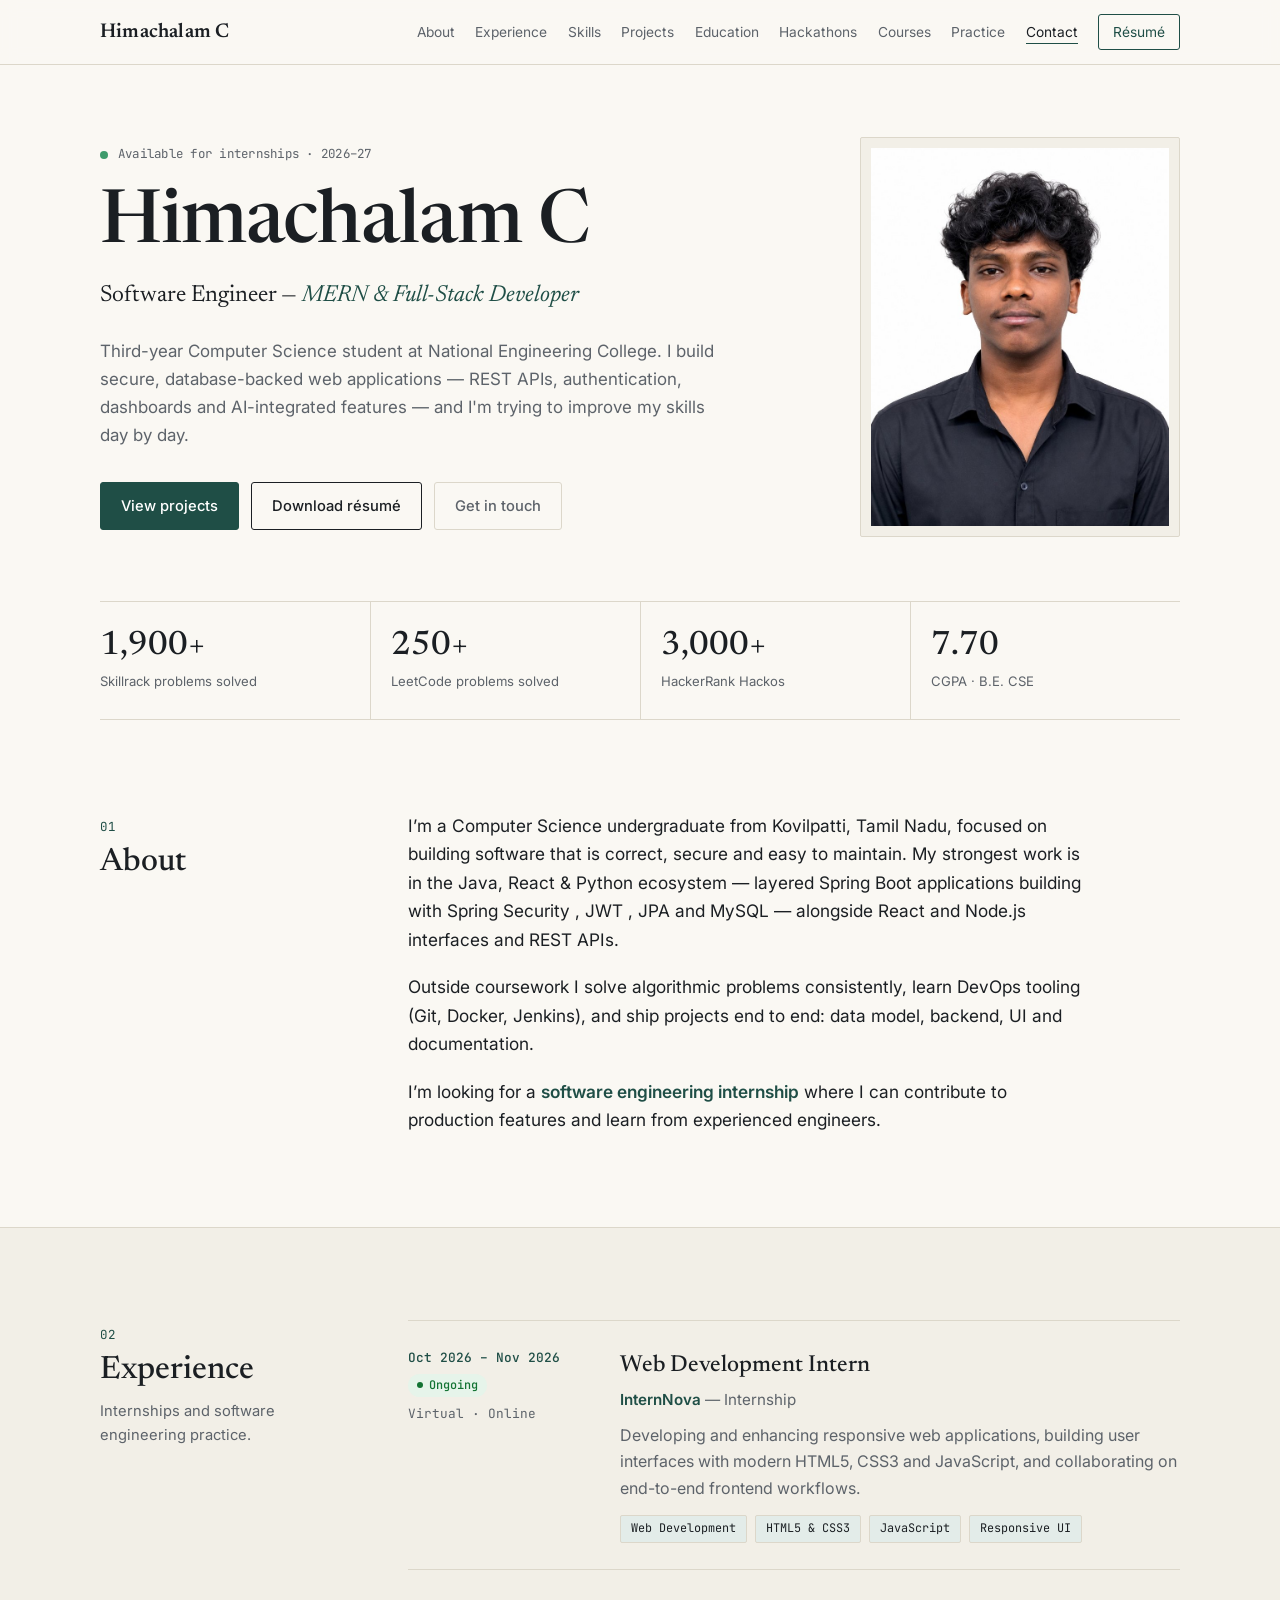
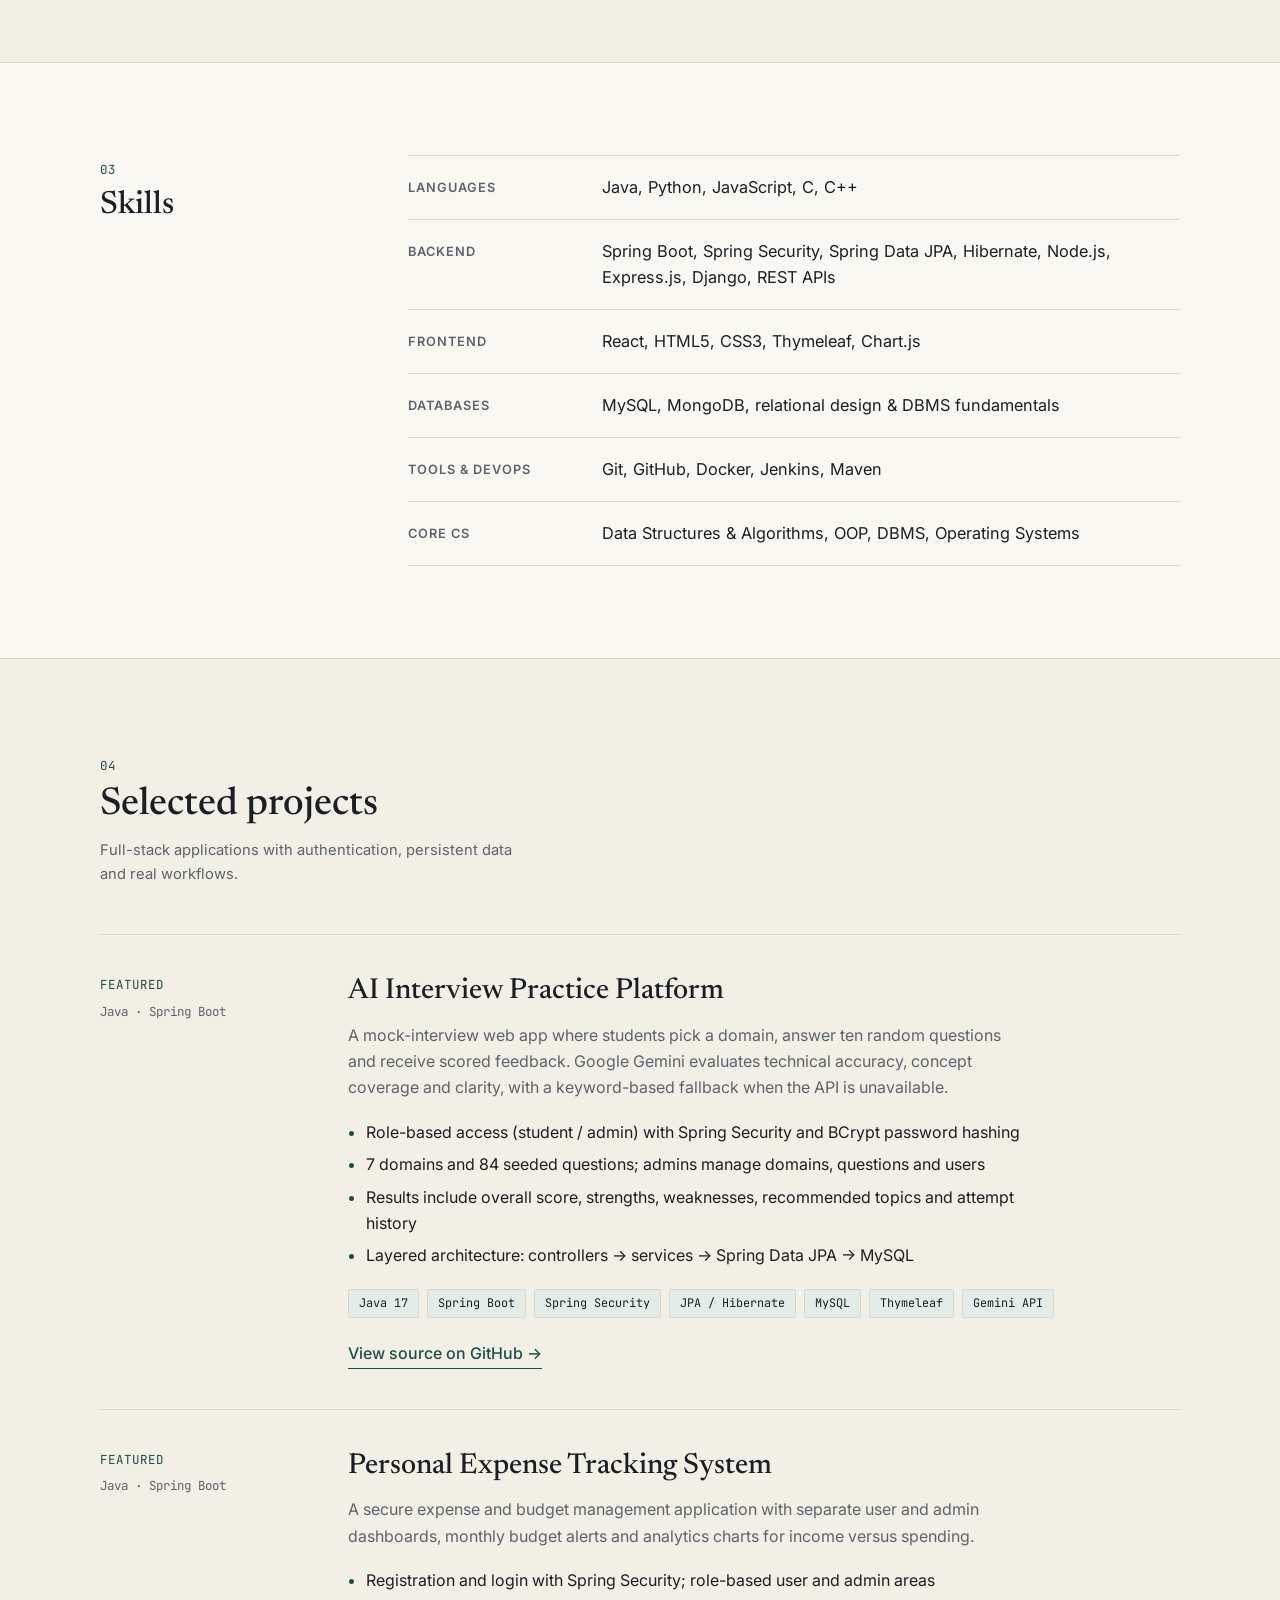
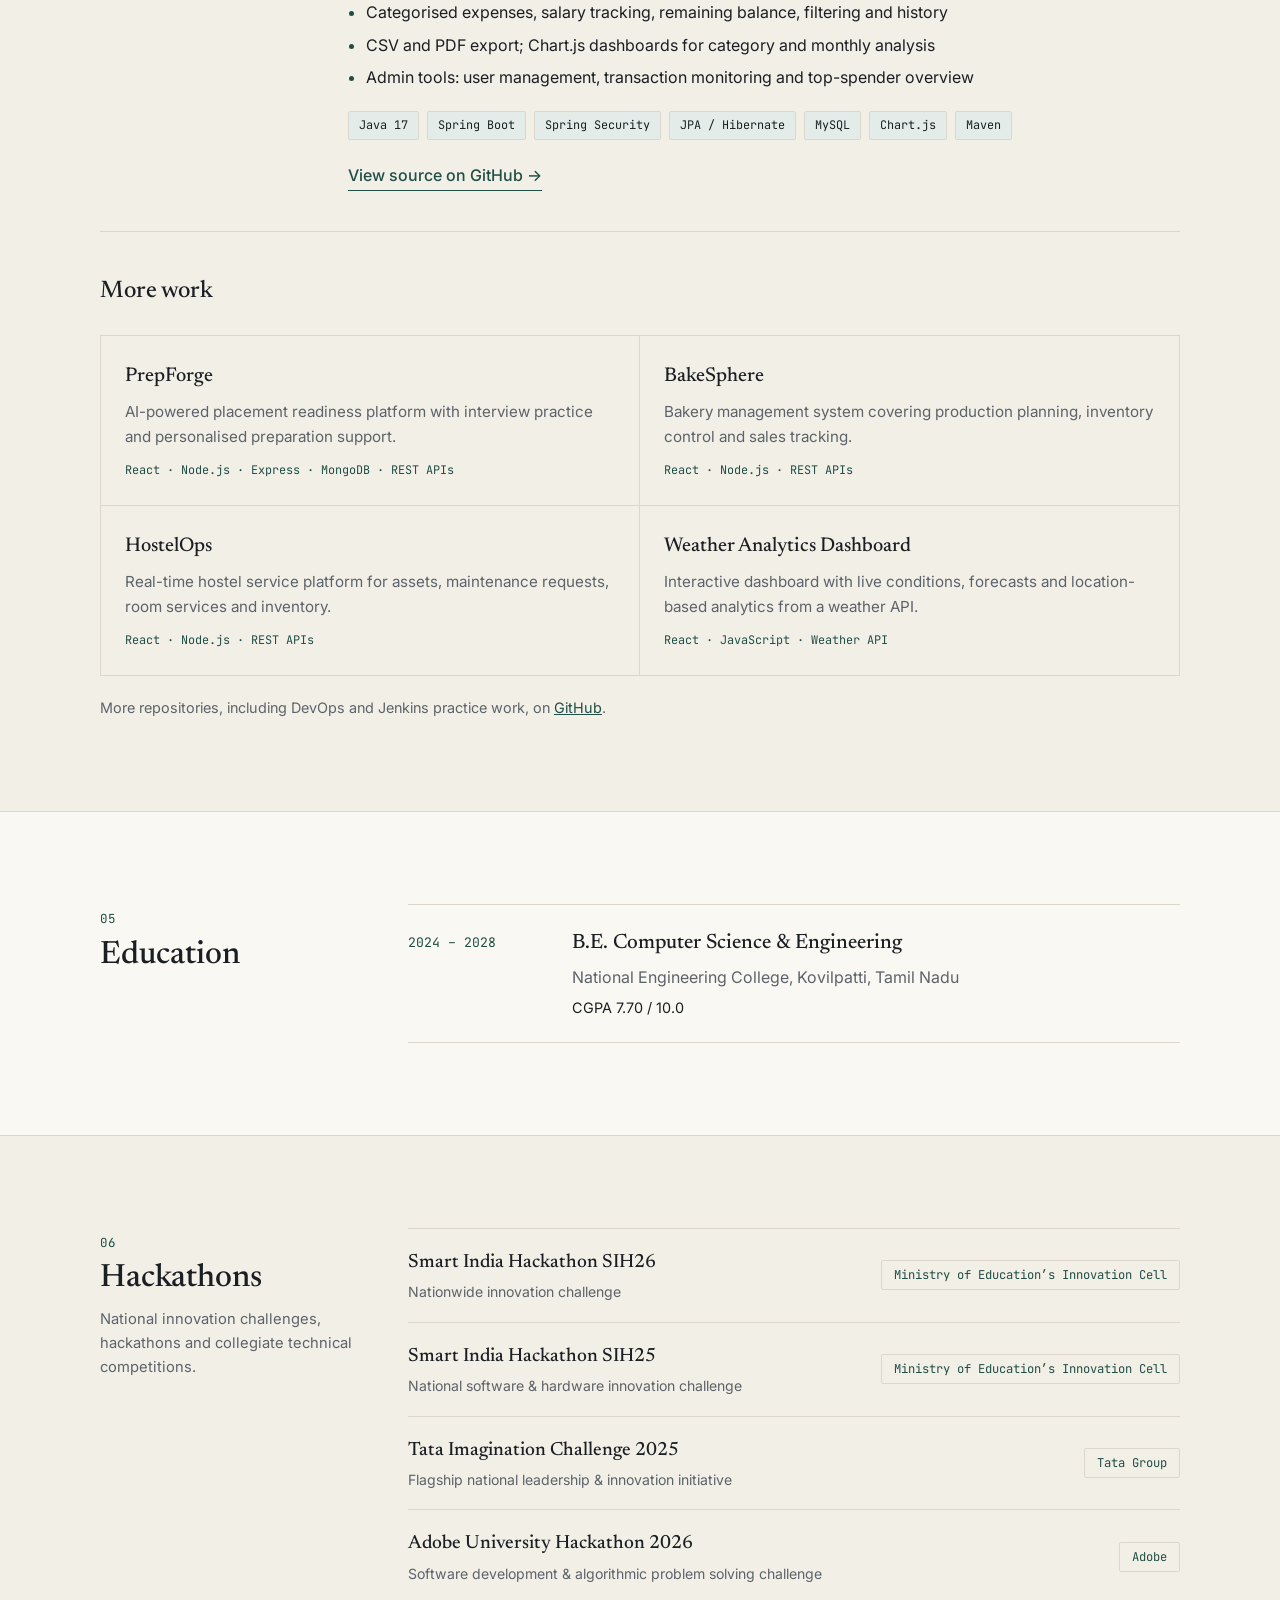
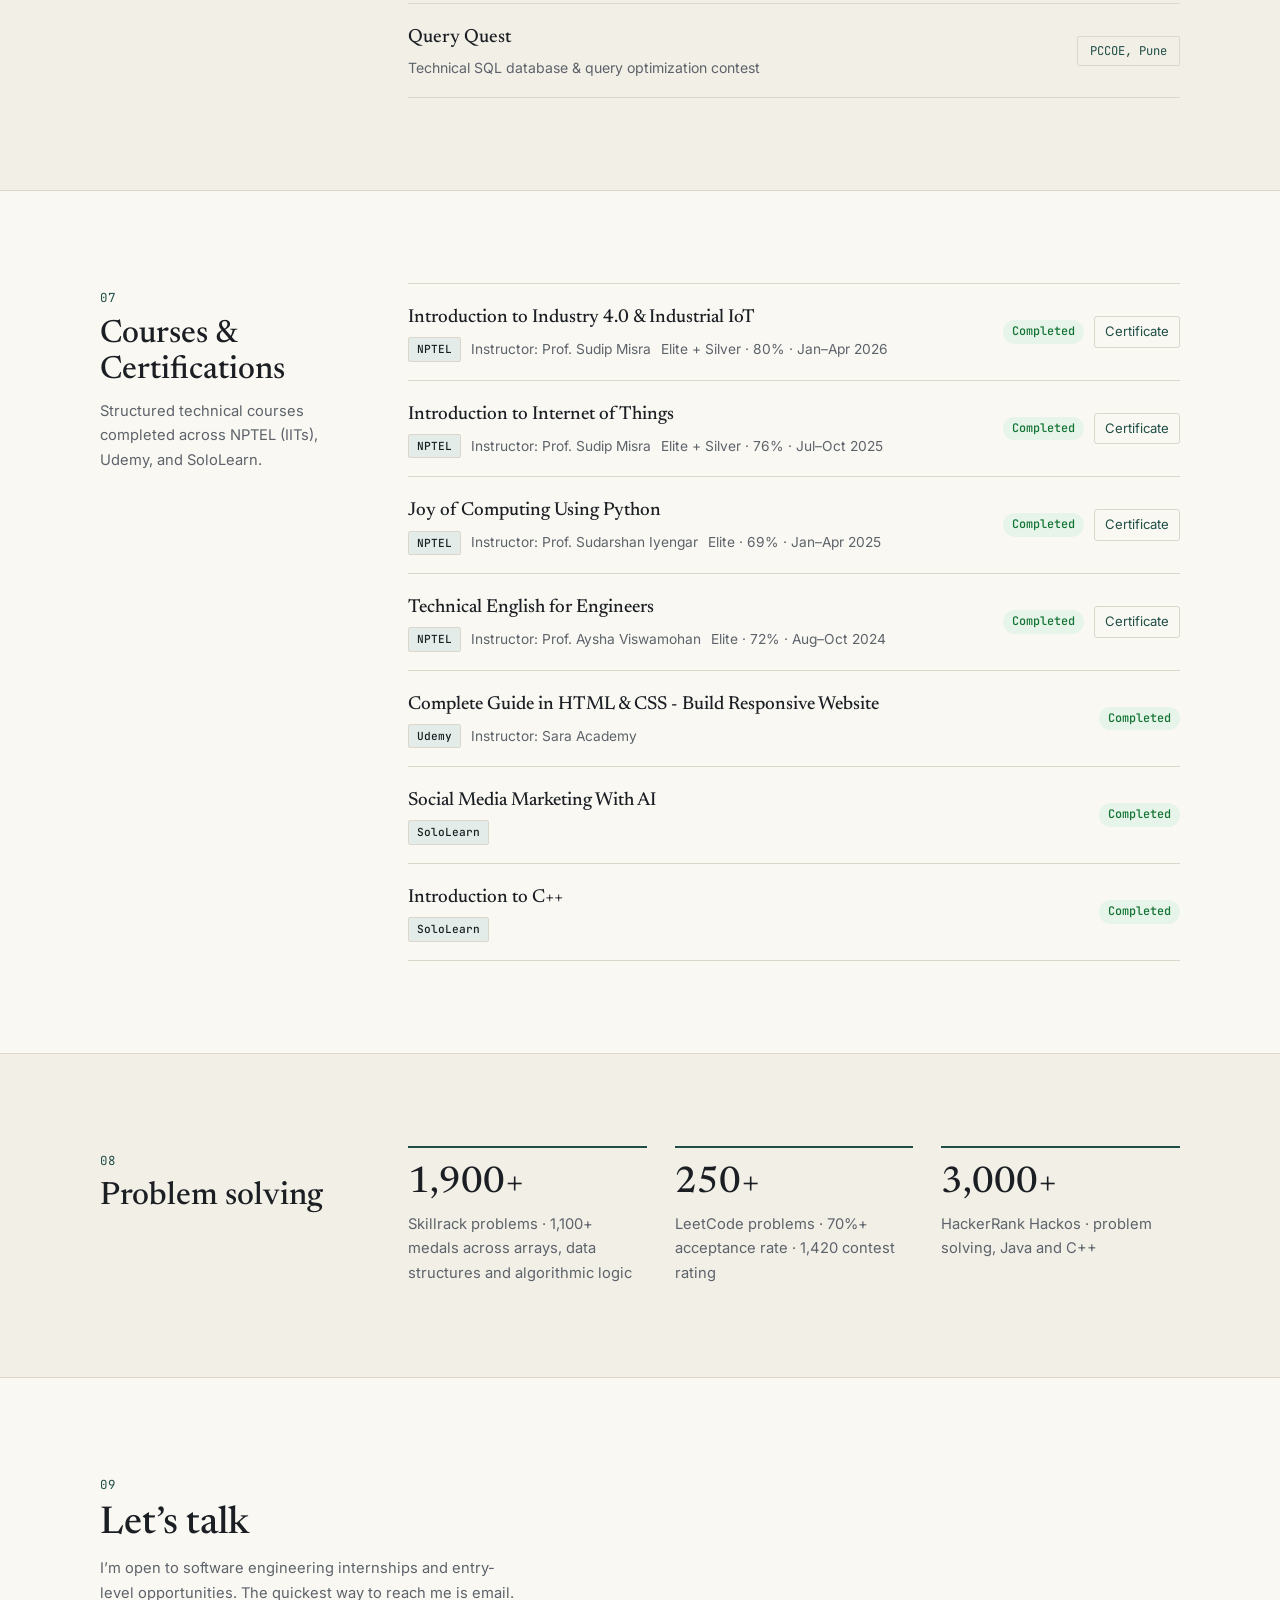
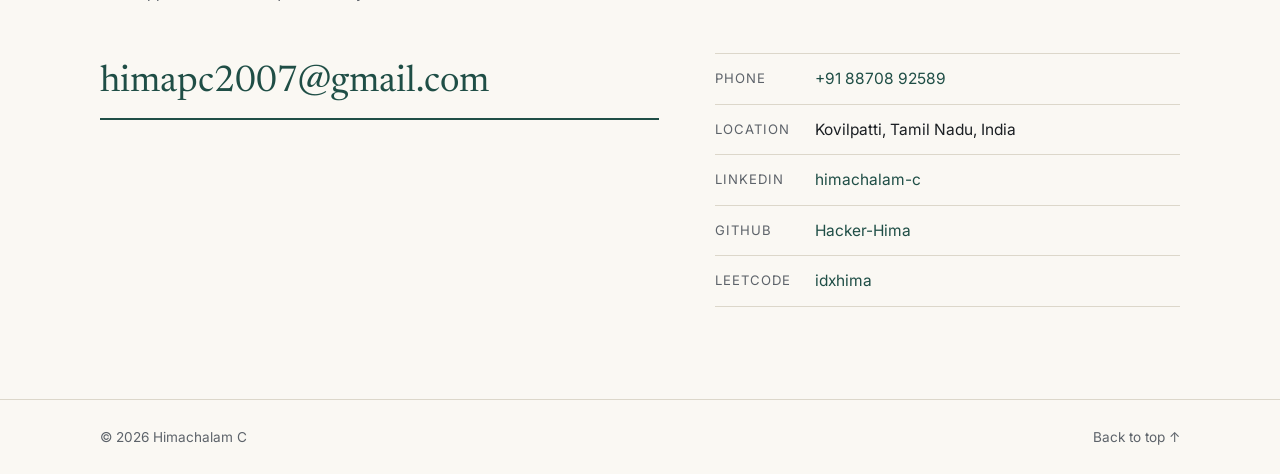
<file: index.html>
<!DOCTYPE html>
<html lang="en">
<head>
  <meta charset="UTF-8">
  <meta name="viewport" content="width=device-width, initial-scale=1.0">
  <title>Himachalam C — Software Engineer</title>
  <meta name="description" content="Himachalam C — Computer Science undergraduate building full-stack applications with Java, Spring Boot, React, Node.js and Python. Open to software engineering internships.">
  <meta name="theme-color" content="#faf8f3">
  <meta property="og:title" content="Himachalam C — Software Engineer">
  <meta property="og:description" content="Full-stack developer (Java · Spring Boot · React · Node.js). Open to software engineering internships.">
  <meta property="og:type" content="website">
  <link rel="preconnect" href="https://fonts.googleapis.com">
  <link rel="preconnect" href="https://fonts.gstatic.com" crossorigin>
  <link href="https://fonts.googleapis.com/css2?family=Inter:wght@400;500;600&family=JetBrains+Mono:wght@400;500&family=Newsreader:ital,opsz,wght@0,6..72,400;0,6..72,500;0,6..72,600;1,6..72,400&display=swap" rel="stylesheet">
  <link rel="stylesheet" href="style.css">
</head>
<body>
  <a class="skip" href="#main">Skip to content</a>

  <header class="site-header" id="top">
    <div class="wrap bar">
      <a class="brand" href="#top">Himachalam C</a>
      <button class="menu-btn" id="menuBtn" aria-expanded="false" aria-controls="nav">Menu</button>
      <nav id="nav" aria-label="Primary">
        <a href="#about">About</a>
        <a href="#experience">Experience</a>
        <a href="#skills">Skills</a>
        <a href="#projects">Projects</a>
        <a href="#education">Education</a>
        <a href="#hackathons">Hackathons</a>
        <a href="#courses">Courses</a>
        <a href="#practice">Practice</a>
        <a href="#contact">Contact</a>
        <a class="nav-cta" href="assets/Himachalam-Resume.pdf" target="_blank" rel="noopener">Résumé</a>
      </nav>
    </div>
  </header>

  <main id="main">

    <!-- HERO -->
    <section class="hero">
      <div class="wrap hero-grid">
        <div class="hero-copy">
          <p class="status"><span class="dot"></span> Available for internships · 2026–27</p>
          <h1>Himachalam C</h1>
          <p class="role">Software Engineer &mdash; <em>MERN &amp; Full-Stack Developer</em></p>
          <p class="lead">
            Third-year Computer Science student at National Engineering College. I build
            secure, database-backed web applications &mdash; REST APIs, authentication,
            dashboards and AI-integrated features &mdash; and I'm trying to improve my skills day by day.
          </p>
          <div class="actions">
            <a class="btn primary" href="#projects">View projects</a>
            <a class="btn" href="assets/Himachalam-Resume.pdf" target="_blank" rel="noopener">Download résumé</a>
            <a class="btn ghost" href="#contact">Get in touch</a>
          </div>
        </div>
        <figure class="portrait">
          <img src="images/hima.jpg" alt="Portrait of Himachalam C" width="715" height="956">
        </figure>
      </div>

      <div class="wrap">
        <dl class="facts">
          <div><dt>1,900+</dt><dd>Skillrack problems solved</dd></div>
          <div><dt>250+</dt><dd>LeetCode problems solved</dd></div>
          <div><dt>3,000+</dt><dd>HackerRank Hackos</dd></div>
          <div><dt>7.70</dt><dd>CGPA · B.E. CSE</dd></div>
        </dl>
      </div>
    </section>

    <!-- ABOUT -->
    <section id="about" class="section">
      <div class="wrap two-col">
        <header class="sec-head">
          <span class="num">01</span>
          <h2>About</h2>
        </header>
        <div class="prose">
          <p>
            I&rsquo;m a Computer Science undergraduate from Kovilpatti, Tamil Nadu, focused on
            building software that is correct, secure and easy to maintain. My strongest work is in the
            Java, React & Python ecosystem &mdash; layered Spring Boot applications building with Spring Security , JWT , JPA and MySQL &mdash;
            alongside React and Node.js interfaces and REST APIs.
          </p>
          <p>
            Outside coursework I solve algorithmic problems consistently, learn DevOps tooling
            (Git, Docker, Jenkins), and ship projects end to end: data model, backend, UI and documentation.
          </p>
          <p>
            I&rsquo;m looking for a <strong>software engineering internship</strong> where I can contribute
            to production features and learn from experienced engineers.
          </p>
        </div>
      </div>
    </section>

    <!-- EXPERIENCE -->
    <section id="experience" class="section alt">
      <div class="wrap two-col">
        <header class="sec-head">
          <span class="num">02</span>
          <h2>Experience</h2>
          <p class="sub">Internships and software engineering practice.</p>
        </header>
        <div>
          <article class="exp-item">
            <div class="exp-meta">
              <span class="exp-date">Oct 2026 &ndash; Nov 2026</span>
              <span class="status-pill ongoing"><span class="dot"></span> Ongoing</span>
              <span>Virtual &middot; Online</span>
            </div>
            <div>
              <h3>Web Development Intern</h3>
              <p class="role-sub"><strong>InternNova</strong> &mdash; Internship</p>
              <p>
                Developing and enhancing responsive web applications, building user interfaces with modern
                HTML5, CSS3 and JavaScript, and collaborating on end-to-end frontend workflows.
              </p>
              <ul class="exp-chips">
                <li>Web Development</li>
                <li>HTML5 &amp; CSS3</li>
                <li>JavaScript</li>
                <li>Responsive UI</li>
              </ul>
            </div>
          </article>
        </div>
      </div>
    </section>

    <!-- SKILLS -->
    <section id="skills" class="section">
      <div class="wrap two-col">
        <header class="sec-head">
          <span class="num">03</span>
          <h2>Skills</h2>
        </header>
        <div class="skills">
          <div class="row"><h3>Languages</h3><p>Java, Python, JavaScript, C, C++</p></div>
          <div class="row"><h3>Backend</h3><p>Spring Boot, Spring Security, Spring Data JPA, Hibernate, Node.js, Express.js, Django, REST APIs</p></div>
          <div class="row"><h3>Frontend</h3><p>React, HTML5, CSS3, Thymeleaf, Chart.js</p></div>
          <div class="row"><h3>Databases</h3><p>MySQL, MongoDB, relational design &amp; DBMS fundamentals</p></div>
          <div class="row"><h3>Tools &amp; DevOps</h3><p>Git, GitHub, Docker, Jenkins, Maven</p></div>
          <div class="row"><h3>Core CS</h3><p>Data Structures &amp; Algorithms, OOP, DBMS, Operating Systems</p></div>
        </div>
      </div>
    </section>

    <!-- PROJECTS -->
    <section id="projects" class="section alt">
      <div class="wrap">
        <header class="sec-head wide">
          <span class="num">04</span>
          <h2>Selected projects</h2>
          <p class="sub">Full-stack applications with authentication, persistent data and real workflows.</p>
        </header>

        <article class="project">
          <div class="p-meta">
            <span class="p-index">Featured</span>
            <span class="p-year">Java · Spring Boot</span>
          </div>
          <div class="p-body">
            <h3>AI Interview Practice Platform</h3>
            <p>
              A mock-interview web app where students pick a domain, answer ten random questions and receive
              scored feedback. Google Gemini evaluates technical accuracy, concept coverage and clarity, with a
              keyword-based fallback when the API is unavailable.
            </p>
            <ul class="points">
              <li>Role-based access (student / admin) with Spring Security and BCrypt password hashing</li>
              <li>7 domains and 84 seeded questions; admins manage domains, questions and users</li>
              <li>Results include overall score, strengths, weaknesses, recommended topics and attempt history</li>
              <li>Layered architecture: controllers → services → Spring Data JPA → MySQL</li>
            </ul>
            <ul class="tags"><li>Java 17</li><li>Spring Boot</li><li>Spring Security</li><li>JPA / Hibernate</li><li>MySQL</li><li>Thymeleaf</li><li>Gemini API</li></ul>
            <a class="link" href="https://github.com/Hacker-Hima/ai-interview-practice-platform" target="_blank" rel="noopener">View source on GitHub &rarr;</a>
          </div>
        </article>

        <article class="project">
          <div class="p-meta">
            <span class="p-index">Featured</span>
            <span class="p-year">Java · Spring Boot</span>
          </div>
          <div class="p-body">
            <h3>Personal Expense Tracking System</h3>
            <p>
              A secure expense and budget management application with separate user and admin dashboards,
              monthly budget alerts and analytics charts for income versus spending.
            </p>
            <ul class="points">
              <li>Registration and login with Spring Security; role-based user and admin areas</li>
              <li>Categorised expenses, salary tracking, remaining balance, filtering and history</li>
              <li>CSV and PDF export; Chart.js dashboards for category and monthly analysis</li>
              <li>Admin tools: user management, transaction monitoring and top-spender overview</li>
            </ul>
            <ul class="tags"><li>Java 17</li><li>Spring Boot</li><li>Spring Security</li><li>JPA / Hibernate</li><li>MySQL</li><li>Chart.js</li><li>Maven</li></ul>
            <a class="link" href="https://github.com/Hacker-Hima/personal-expense-tracking-system" target="_blank" rel="noopener">View source on GitHub &rarr;</a>
          </div>
        </article>

        <h3 class="subhead">More work</h3>
        <div class="more">
          <div>
            <h4>PrepForge</h4>
            <p>AI-powered placement readiness platform with interview practice and personalised preparation support.</p>
            <small>React · Node.js · Express · MongoDB · REST APIs</small>
          </div>
          <div>
            <h4>BakeSphere</h4>
            <p>Bakery management system covering production planning, inventory control and sales tracking.</p>
            <small>React · Node.js · REST APIs</small>
          </div>
          <div>
            <h4>HostelOps</h4>
            <p>Real-time hostel service platform for assets, maintenance requests, room services and inventory.</p>
            <small>React · Node.js · REST APIs</small>
          </div>
          <div>
            <h4>Weather Analytics Dashboard</h4>
            <p>Interactive dashboard with live conditions, forecasts and location-based analytics from a weather API.</p>
            <small>React · JavaScript · Weather API</small>
          </div>
        </div>
        <p class="more-note">More repositories, including DevOps and Jenkins practice work, on <a href="https://github.com/Hacker-Hima?tab=repositories" target="_blank" rel="noopener">GitHub</a>.</p>
      </div>
    </section>

    <!-- EDUCATION -->
    <section id="education" class="section">
      <div class="wrap two-col">
        <header class="sec-head">
          <span class="num">05</span>
          <h2>Education</h2>
        </header>
        <div class="timeline">
          <div class="t-item">
            <span class="t-date">2024 &ndash; 2028</span>
            <div>
              <h3>B.E. Computer Science &amp; Engineering</h3>
              <p>National Engineering College, Kovilpatti, Tamil Nadu</p>
              <p class="muted">CGPA 7.70 / 10.0</p>
            </div>
          </div>
        </div>
      </div>
    </section>

    <!-- HACKATHONS -->
    <section id="hackathons" class="section alt">
      <div class="wrap two-col">
        <header class="sec-head">
          <span class="num">06</span>
          <h2>Hackathons</h2>
          <p class="sub">National innovation challenges, hackathons and collegiate technical competitions.</p>
        </header>
        <ul class="hack-list">
          <li class="hack-item">
            <div class="hack-info">
              <h3>Smart India Hackathon SIH26</h3>
              <p>Nationwide innovation challenge</p>
            </div>
            <span class="hack-org">Ministry of Education&rsquo;s Innovation Cell</span>
          </li>
          <li class="hack-item">
            <div class="hack-info">
              <h3>Smart India Hackathon SIH25</h3>
              <p>National software &amp; hardware innovation challenge</p>
            </div>
            <span class="hack-org">Ministry of Education&rsquo;s Innovation Cell</span>
          </li>
          <li class="hack-item">
            <div class="hack-info">
              <h3>Tata Imagination Challenge 2025</h3>
              <p>Flagship national leadership &amp; innovation initiative</p>
            </div>
            <span class="hack-org">Tata Group</span>
          </li>
          <li class="hack-item">
            <div class="hack-info">
              <h3>Adobe University Hackathon 2026</h3>
              <p>Software development &amp; algorithmic problem solving challenge</p>
            </div>
            <span class="hack-org">Adobe</span>
          </li>
          <li class="hack-item">
            <div class="hack-info">
              <h3>Query Quest</h3>
              <p>Technical SQL database &amp; query optimization contest</p>
            </div>
            <span class="hack-org">PCCOE, Pune</span>
          </li>
        </ul>
      </div>
    </section>

    <!-- COURSES & CERTIFICATIONS -->
    <section id="courses" class="section">
      <div class="wrap two-col">
        <header class="sec-head">
          <span class="num">07</span>
          <h2>Courses &amp; Certifications</h2>
          <p class="sub">Structured technical courses completed across NPTEL (IITs), Udemy, and SoloLearn.</p>
        </header>
        <ul class="course-list">
          <li class="course-item">
            <div class="course-info">
              <h3>Introduction to Industry 4.0 &amp; Industrial IoT</h3>
              <div class="course-meta">
                <span class="badge-type">NPTEL</span>
                <span>Instructor: Prof. Sudip Misra</span>
                <span>Elite + Silver &middot; 80% &middot; Jan&ndash;Apr 2026</span>
              </div>
            </div>
            <div class="course-action">
              <span class="status-pill completed">Completed</span>
              <a href="images/iiot.jpg" target="_blank" rel="noopener">Certificate</a>
            </div>
          </li>
          <li class="course-item">
            <div class="course-info">
              <h3>Introduction to Internet of Things</h3>
              <div class="course-meta">
                <span class="badge-type">NPTEL</span>
                <span>Instructor: Prof. Sudip Misra</span>
                <span>Elite + Silver &middot; 76% &middot; Jul&ndash;Oct 2025</span>
              </div>
            </div>
            <div class="course-action">
              <span class="status-pill completed">Completed</span>
              <a href="images/iot.jpg" target="_blank" rel="noopener">Certificate</a>
            </div>
          </li>
          <li class="course-item">
            <div class="course-info">
              <h3>Joy of Computing Using Python</h3>
              <div class="course-meta">
                <span class="badge-type">NPTEL</span>
                <span>Instructor: Prof. Sudarshan Iyengar</span>
                <span>Elite &middot; 69% &middot; Jan&ndash;Apr 2025</span>
              </div>
            </div>
            <div class="course-action">
              <span class="status-pill completed">Completed</span>
              <a href="images/python.jpg" target="_blank" rel="noopener">Certificate</a>
            </div>
          </li>
          <li class="course-item">
            <div class="course-info">
              <h3>Technical English for Engineers</h3>
              <div class="course-meta">
                <span class="badge-type">NPTEL</span>
                <span>Instructor: Prof. Aysha Viswamohan</span>
                <span>Elite &middot; 72% &middot; Aug&ndash;Oct 2024</span>
              </div>
            </div>
            <div class="course-action">
              <span class="status-pill completed">Completed</span>
              <a href="images/eng.jpg" target="_blank" rel="noopener">Certificate</a>
            </div>
          </li>
          <li class="course-item">
            <div class="course-info">
              <h3>Complete Guide in HTML &amp; CSS - Build Responsive Website</h3>
              <div class="course-meta">
                <span class="badge-type">Udemy</span>
                <span>Instructor: Sara Academy</span>
              </div>
            </div>
            <div class="course-action">
              <span class="status-pill completed">Completed</span>
            </div>
          </li>
          <li class="course-item">
            <div class="course-info">
              <h3>Social Media Marketing With AI</h3>
              <div class="course-meta">
                <span class="badge-type">SoloLearn</span>
              </div>
            </div>
            <div class="course-action">
              <span class="status-pill completed">Completed</span>
            </div>
          </li>
          <li class="course-item">
            <div class="course-info">
              <h3>Introduction to C++</h3>
              <div class="course-meta">
                <span class="badge-type">SoloLearn</span>
              </div>
            </div>
            <div class="course-action">
              <span class="status-pill completed">Completed</span>
            </div>
          </li>
        </ul>
      </div>
    </section>

    <!-- PROBLEM SOLVING -->
    <section class="section alt" id="practice">
      <div class="wrap two-col">
        <header class="sec-head">
          <span class="num">08</span>
          <h2>Problem solving</h2>
        </header>
        <div class="practice">
          <div><strong>1,900+</strong><span>Skillrack problems &middot; 1,100+ medals across arrays, data structures and algorithmic logic</span></div>
          <div><strong>250+</strong><span>LeetCode problems &middot; 70%+ acceptance rate &middot; 1,420 contest rating</span></div>
          <div><strong>3,000+</strong><span>HackerRank Hackos &middot; problem solving, Java and C++</span></div>
        </div>
      </div>
    </section>

    <!-- CONTACT -->
    <section id="contact" class="section contact">
      <div class="wrap">
        <header class="sec-head wide">
          <span class="num">09</span>
          <h2>Let&rsquo;s talk</h2>
          <p class="sub">I&rsquo;m open to software engineering internships and entry-level opportunities. The quickest way to reach me is email.</p>
        </header>
        <div class="contact-grid">
          <a class="mail" href="mailto:himapc2007@gmail.com">himapc2007@gmail.com</a>
          <ul>
            <li><span>Phone</span><a href="tel:+918870892589">+91 88708 92589</a></li>
            <li><span>Location</span>Kovilpatti, Tamil Nadu, India</li>
            <li><span>LinkedIn</span><a href="https://www.linkedin.com/in/himachalam-c-535153327/" target="_blank" rel="noopener">himachalam-c</a></li>
            <li><span>GitHub</span><a href="https://github.com/Hacker-Hima" target="_blank" rel="noopener">Hacker-Hima</a></li>
            <li><span>LeetCode</span><a href="https://leetcode.com/u/idxhima/" target="_blank" rel="noopener">idxhima</a></li>
          </ul>
        </div>
      </div>
    </section>
  </main>

  <footer class="footer">
    <div class="wrap">
      <span>&copy; <span id="year">2026</span> Himachalam C</span>
      <a href="#top">Back to top &uarr;</a>
    </div>
  </footer>

  <script src="script.js"></script>
</body>
</html>
</file>
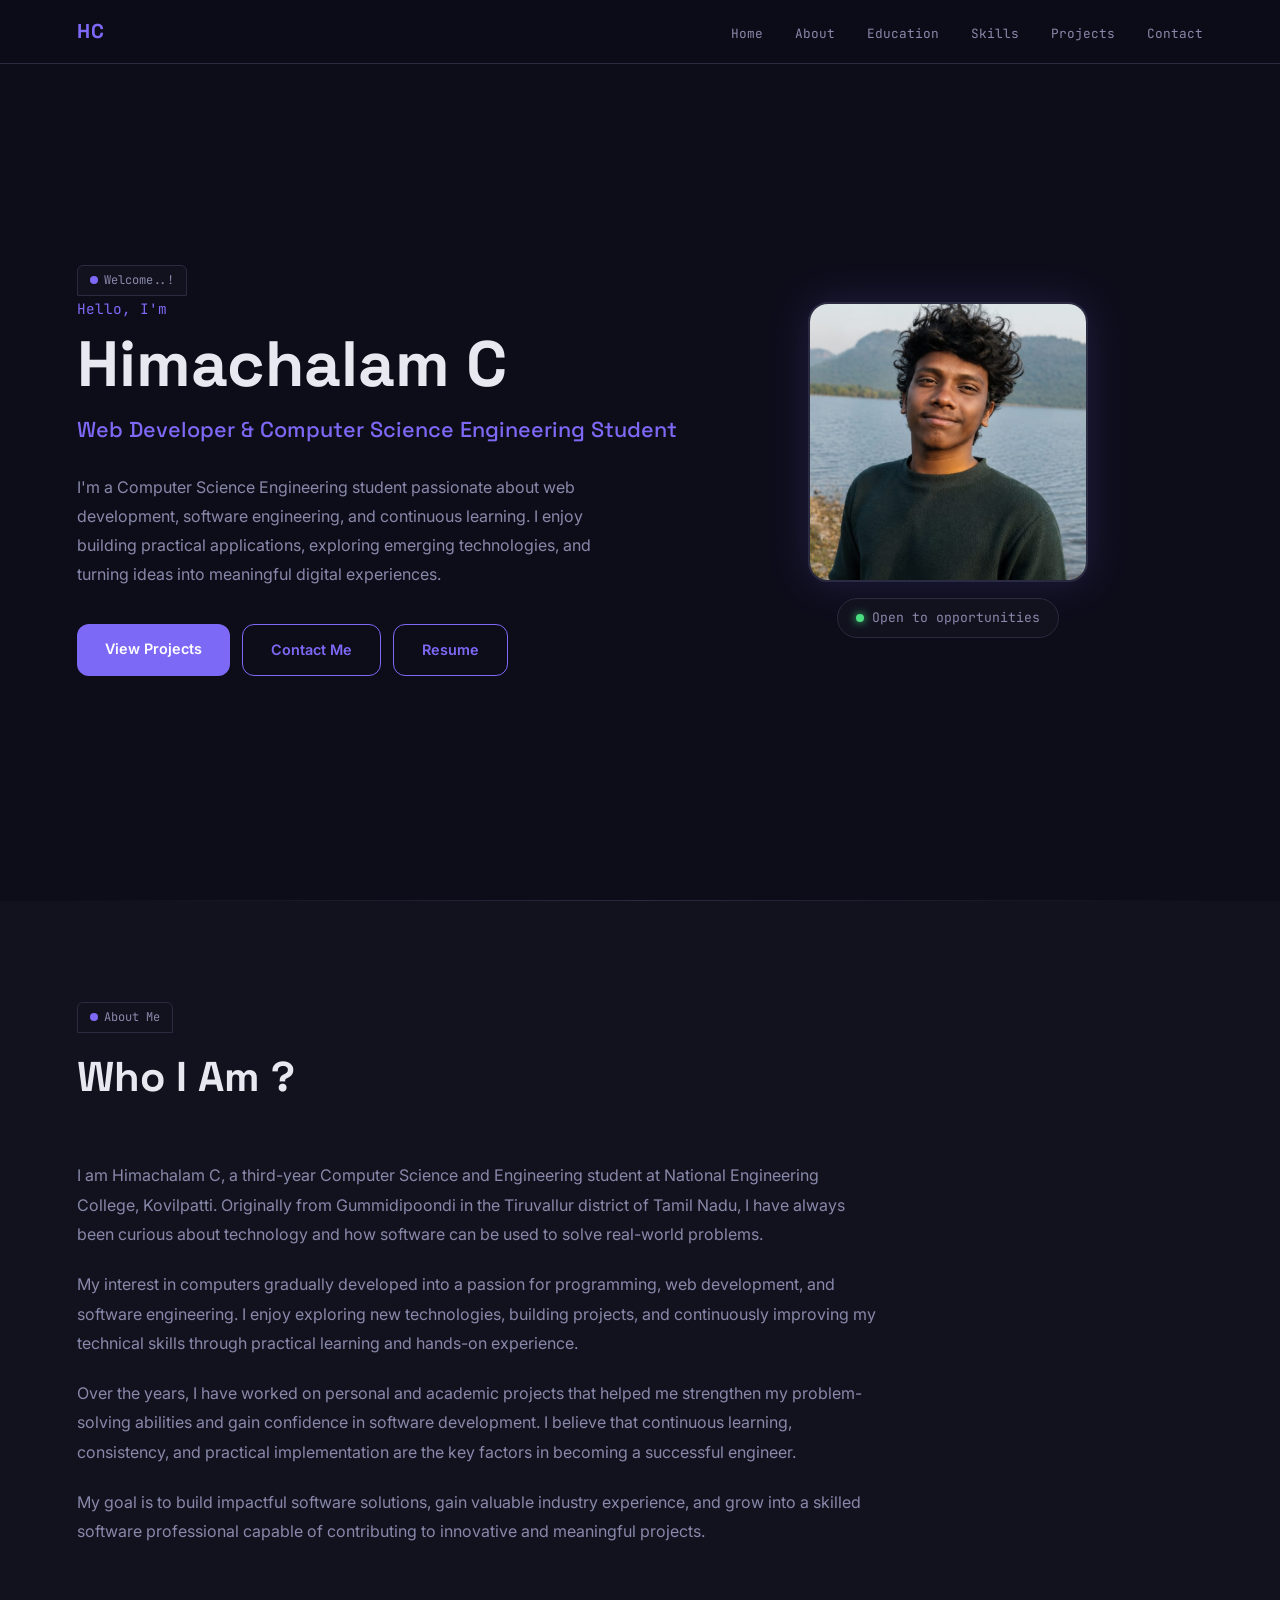
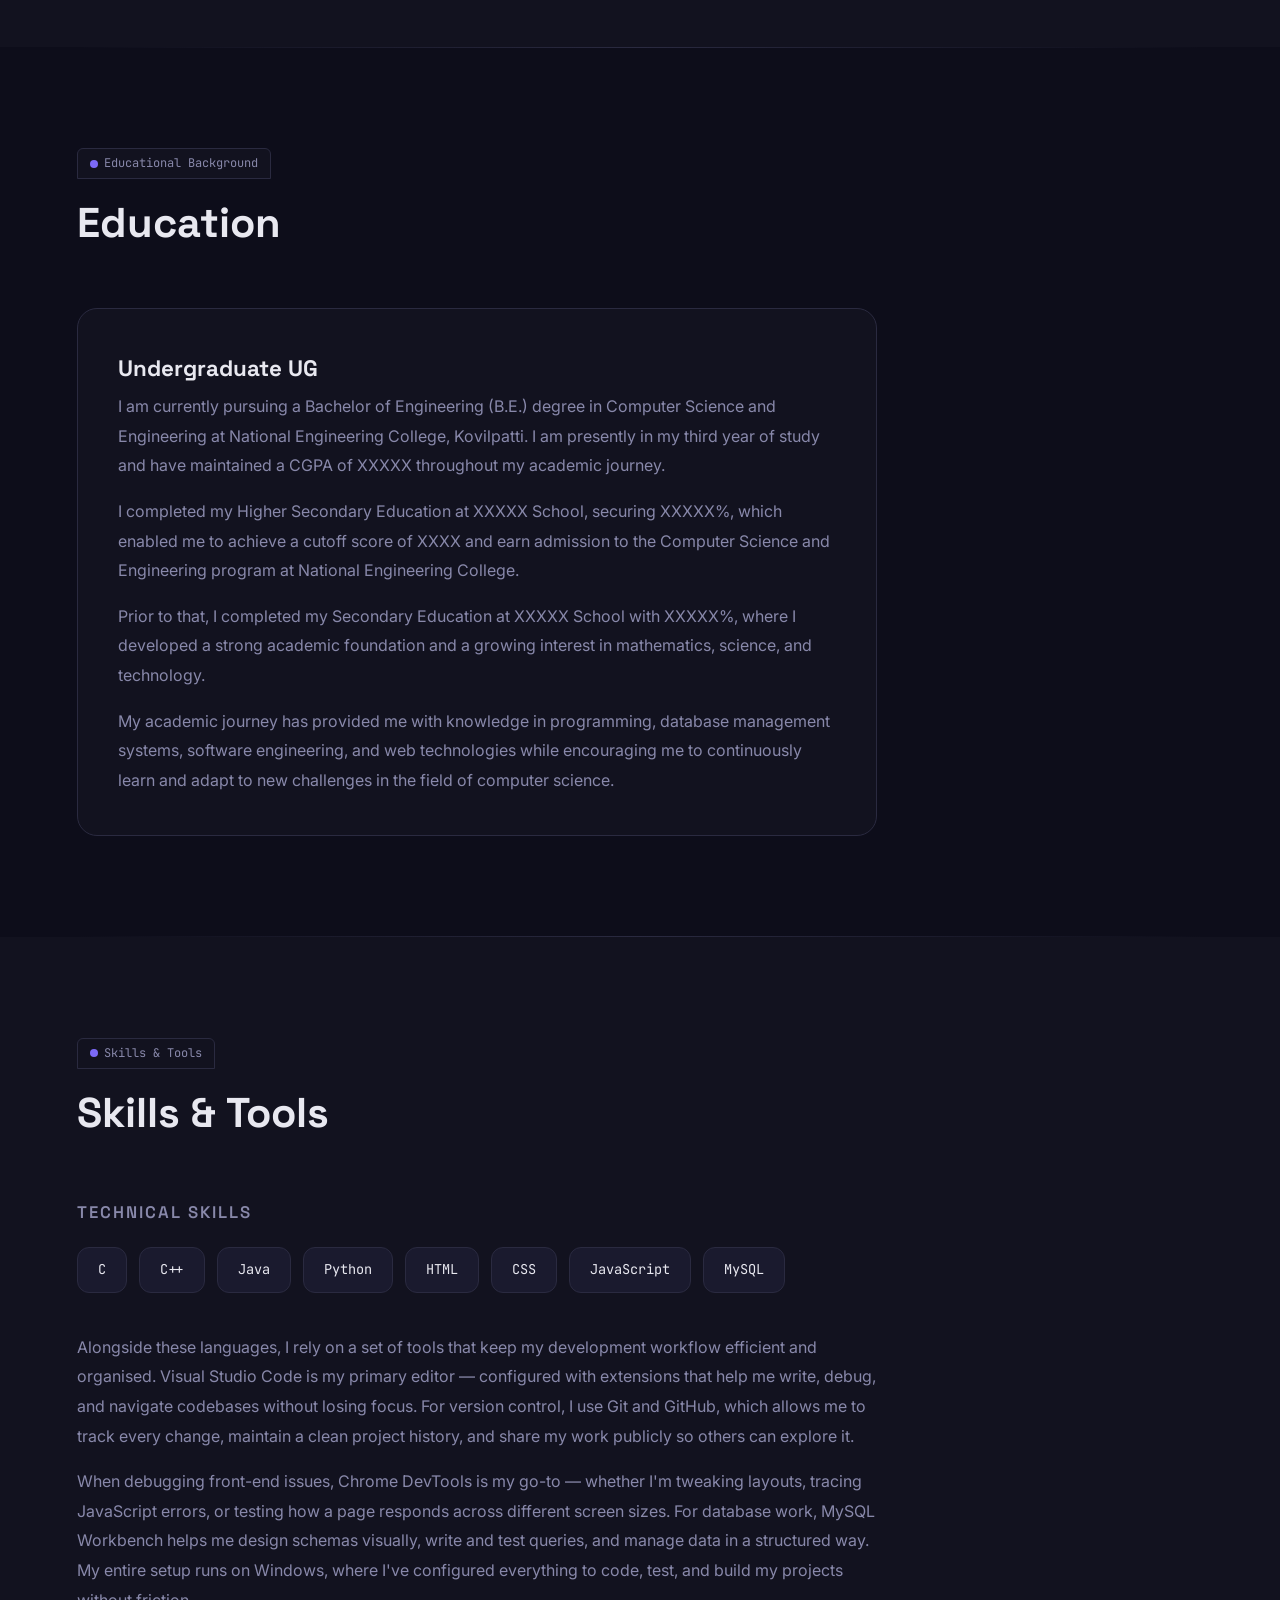
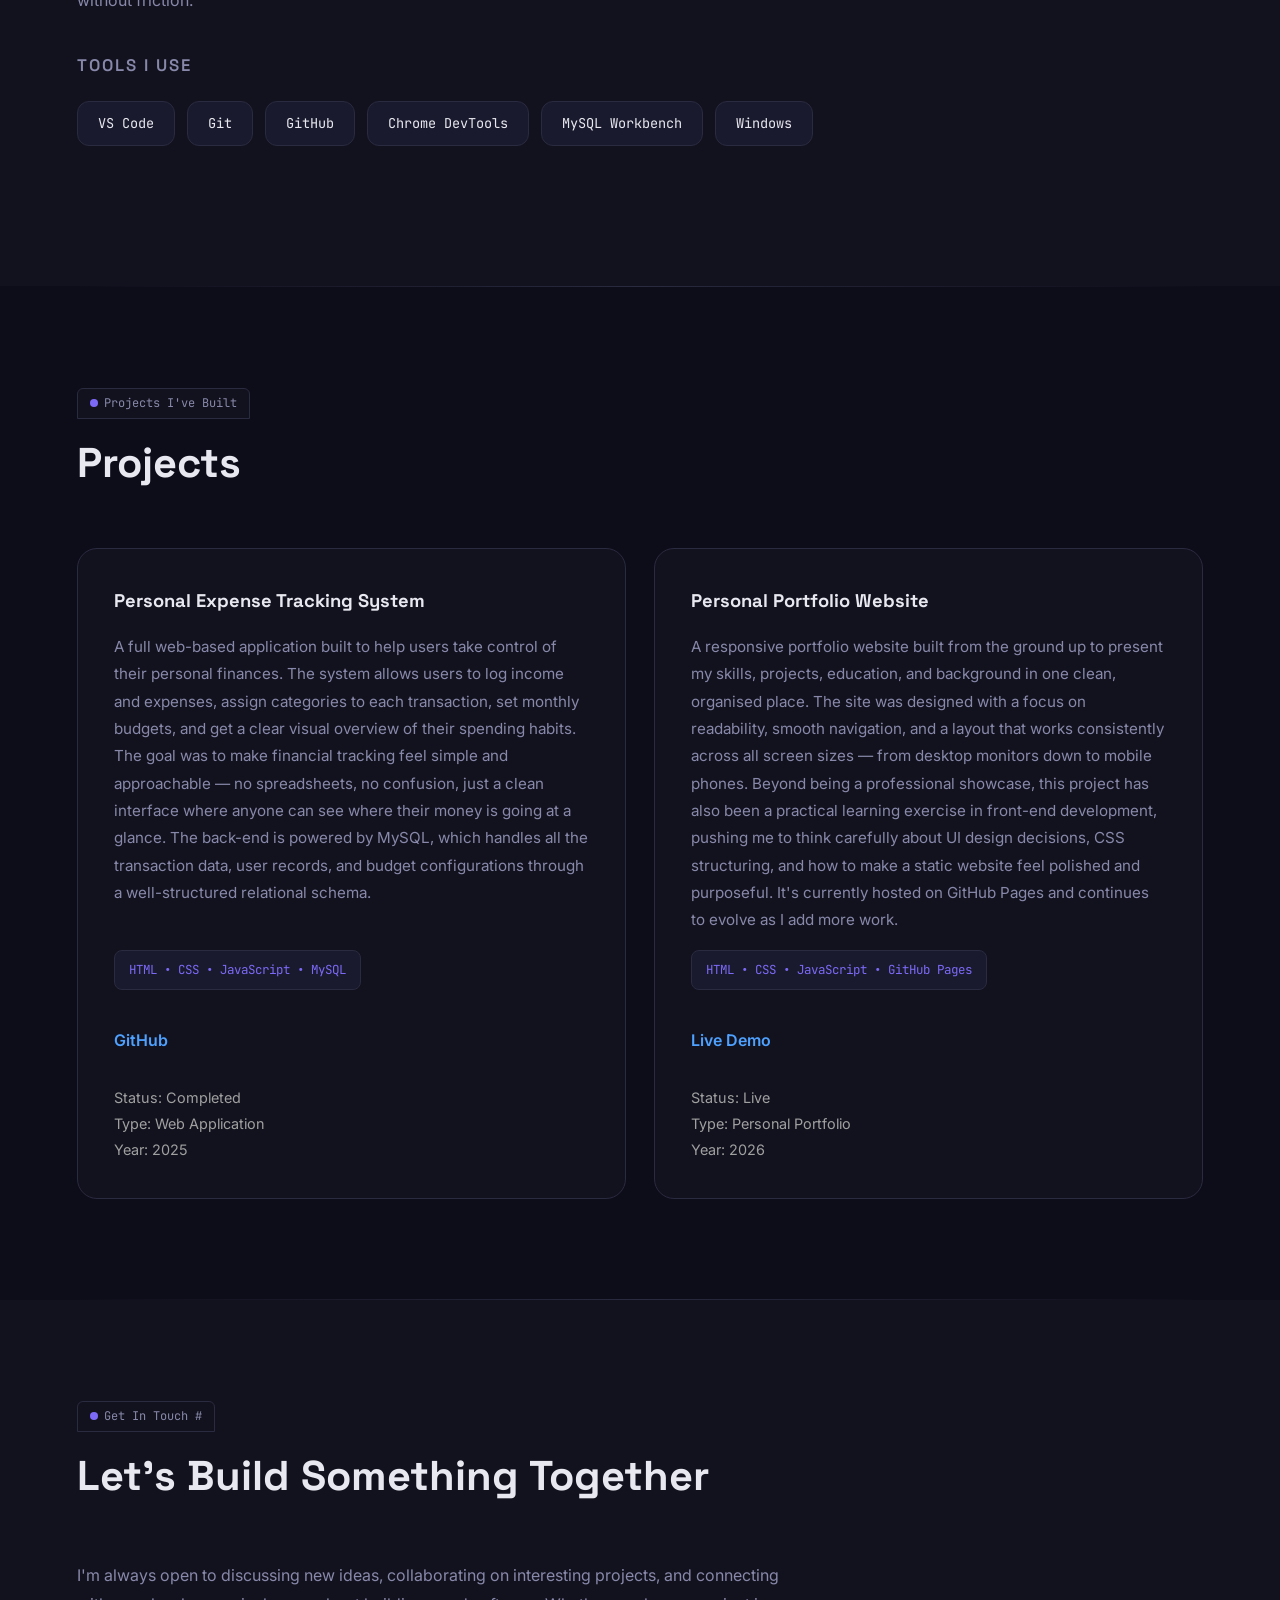
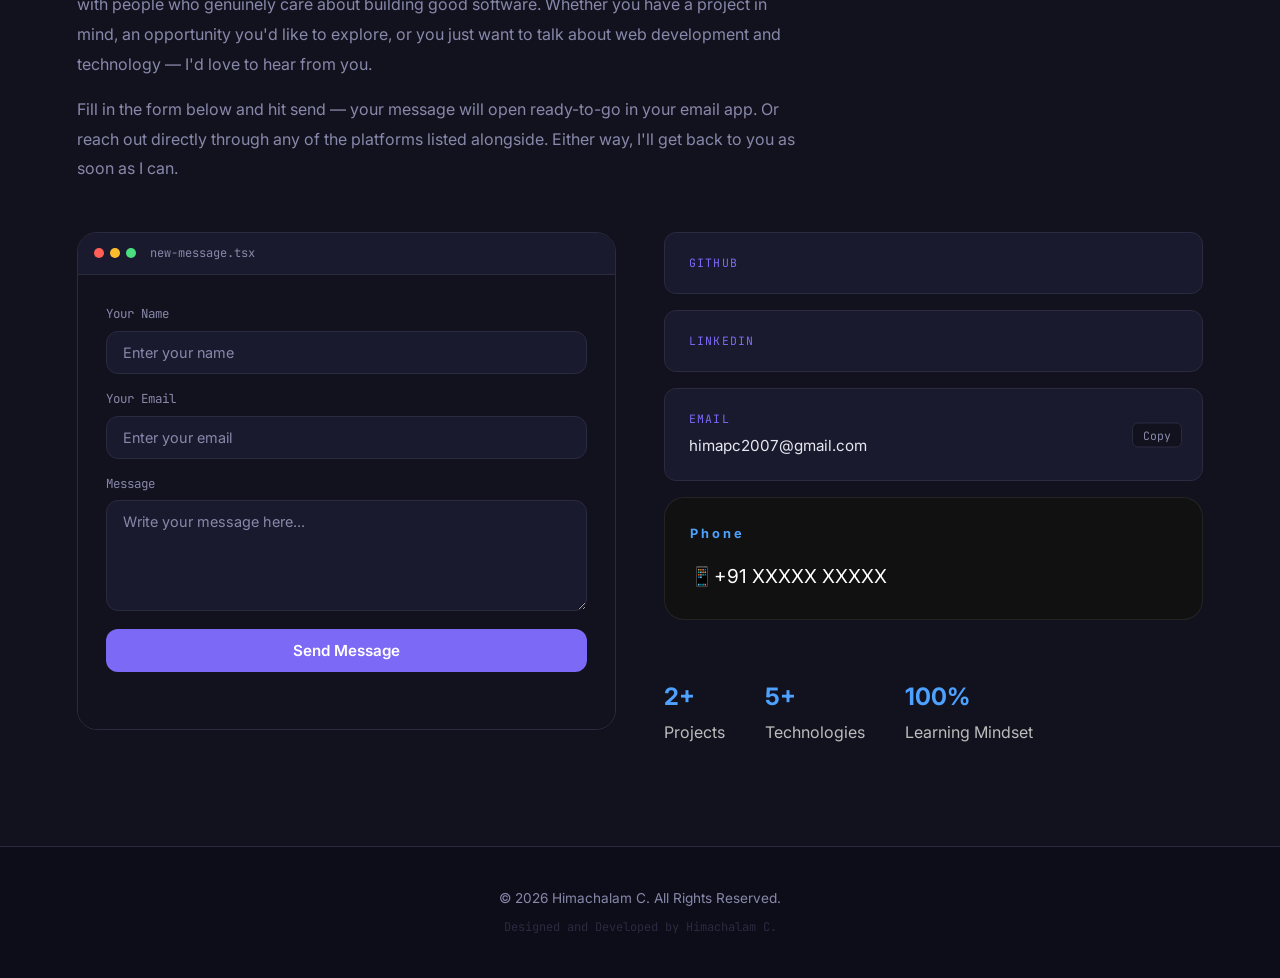
<file: portfolio/index.html>
<!DOCTYPE html>
<html lang="en">
<head>
  <meta charset="UTF-8">
  <meta name="viewport" content="width=device-width, initial-scale=1.0">
  <title>Himachalam C | Portfolio</title>
  <link rel="stylesheet" href="css/style.css">
  <link rel="preconnect" href="https://fonts.googleapis.com">
  <link rel="preconnect" href="https://fonts.gstatic.com" crossorigin>
  <link href="https://fonts.googleapis.com/css2?family=Space+Grotesk:wght@500;600;700&family=Inter:wght@300;400;500;600;700&family=JetBrains+Mono:wght@400;500&display=swap" rel="stylesheet">
</head>
<body>

  <!-- ── NAVBAR ── -->
  <nav class="navbar">
    <div class="logo">HC</div>
    <ul class="nav-links">
      <li><a href="#home">Home</a></li>
      <li><a href="#about">About</a></li>
      <li><a href="#education">Education</a></li>
      <li><a href="#skills">Skills</a></li>
      <li><a href="#projects">Projects</a></li>
      <li><a href="#contact">Contact</a></li>
    </ul>
  </nav>

  <!-- ── HERO ── -->
  <section id="home" class="hero hidden">
    <div class="hero-content">
      <span class="file-tab"><span class="dot"></span> Welcome..! </span>
      <p class="hero-intro">Hello, I'm</p>
      <h1>Himachalam C</h1>
      <h2>Web Developer &amp; Computer Science Engineering Student</h2>
      <p class="hero-description">
        I'm a Computer Science Engineering student passionate about web development,
        software engineering, and continuous learning. I enjoy building practical
        applications, exploring emerging technologies, and turning ideas into
        meaningful digital experiences.
      </p>
      <div class="hero-buttons">
        <a href="#projects" class="btn">View Projects</a>
        <a href="#contact" class="btn-outline">Contact Me</a>
        <a href="assets/Himachalam Resumex.pdf"
   class="btn-outline"
   target="_blank">
   Resume
</a>
      </div>
    </div>

    <div class="hero-visual">
      <div class="profile-frame">
        <!-- Replace images/profile-placeholder.svg with your actual photo later -->
        <img src="images/hima.jpeg" alt="Himachalam C" class="profile-img">
      </div>
      <div class="status-card">
        <span class="status-dot"></span>
        Open to opportunities
      </div>
    </div>
  </section>

  <div class="section-divider"></div>

  <!-- ── WHO I AM ── -->
  <section id="about" class="about hidden">
    <div class="section-header">
      <span class="file-tab"><span class="dot"></span> About Me </span>
      <h2>Who I Am ?</h2>
    </div>
    <div class="about-text">
      <p>
I am Himachalam C, a third-year Computer Science and Engineering student at National Engineering College, Kovilpatti. Originally from Gummidipoondi in the Tiruvallur district of Tamil Nadu, I have always been curious about technology and how software can be used to solve real-world problems.
      </p>
      <p>
My interest in computers gradually developed into a passion for programming, web development, and software engineering. I enjoy exploring new technologies, building projects, and continuously improving my technical skills through practical learning and hands-on experience.
      </p>
      <p>
Over the years, I have worked on personal and academic projects that helped me strengthen my problem-solving abilities and gain confidence in software development. I believe that continuous learning, consistency, and practical implementation are the key factors in becoming a successful engineer.
      </p>
      <p>
My goal is to build impactful software solutions, gain valuable industry experience, and grow into a skilled software professional capable of contributing to innovative and meaningful projects.
      </p>
    </div>
  </section>

  <div class="section-divider"></div>

  <!-- ── EDUCATION ── -->
  <section id="education" class="education hidden">
    <div class="section-header">
      <span class="file-tab"><span class="dot"></span> Educational Background </span>
      <h2>Education</h2>
    </div>
    <div class="education-content">
      <div class="education-card">
        <div class="education-meta">
          <h3>Undergraduate UG</h3>
          
        </div>
     <p>
I am currently pursuing a Bachelor of Engineering (B.E.) degree in Computer Science and Engineering at National Engineering College, Kovilpatti. I am presently in my third year of study and have maintained a CGPA of XXXXX throughout my academic journey.
</p>

<p>
I completed my Higher Secondary Education at XXXXX School, securing XXXXX%, which enabled me to achieve a cutoff score of XXXX and earn admission to the Computer Science and Engineering program at National Engineering College.
</p>

<p>
Prior to that, I completed my Secondary Education at XXXXX School with XXXXX%, where I developed a strong academic foundation and a growing interest in mathematics, science, and technology.
</p>

<p>
My academic journey has provided me with knowledge in programming, database management systems, software engineering, and web technologies while encouraging me to continuously learn and adapt to new challenges in the field of computer science.
</p>
      </div>
    </div>
  </section>

  <div class="section-divider"></div>

  <!-- ── SKILLS ── -->
  <section id="skills" class="skills hidden">
    <div class="section-header">
      <span class="file-tab"><span class="dot"></span> Skills & Tools </span>
      <h2>Skills &amp; Tools</h2>
    </div>

    <h3 class="subheading">Technical Skills</h3>
    <div class="skills-grid">
      <div class="skill-card">C</div>
      <div class="skill-card">C++</div>
      <div class="skill-card">Java</div>
      <div class="skill-card">Python</div>
      <div class="skill-card">HTML</div>
      <div class="skill-card">CSS</div>
      <div class="skill-card">JavaScript</div>
      <div class="skill-card">MySQL</div>
    </div>

    <div class="tools-intro">
      <p>
        Alongside these languages, I rely on a set of tools that keep my development workflow
        efficient and organised. Visual Studio Code is my primary editor — configured with
        extensions that help me write, debug, and navigate codebases without losing focus.
        For version control, I use Git and GitHub, which allows me to track every change,
        maintain a clean project history, and share my work publicly so others can explore it.
      </p>
      <p>
        When debugging front-end issues, Chrome DevTools is my go-to — whether I'm tweaking
        layouts, tracing JavaScript errors, or testing how a page responds across different screen sizes.
        For database work, MySQL Workbench helps me design schemas visually, write and test queries,
        and manage data in a structured way. My entire setup runs on Windows, where I've configured
        everything to code, test, and build my projects without friction.
      </p>
    </div>

    <h3 class="subheading">Tools I Use</h3>
    <div class="tools-grid">
      <div class="skill-card">VS Code</div>
      <div class="skill-card">Git</div>
      <div class="skill-card">GitHub</div>
      <div class="skill-card">Chrome DevTools</div>
      <div class="skill-card">MySQL Workbench</div>
      <div class="skill-card">Windows</div>
    </div>
   
  </section>

  <div class="section-divider"></div>

  <!-- ── PROJECTS ── -->
  <section id="projects" class="projects hidden">
    <div class="section-header">
      <span class="file-tab"><span class="dot"></span> Projects I've Built </span>
      <h2>Projects</h2>
    </div>
    <div class="projects-grid">

      <div class="project-card">
        <h3>Personal Expense Tracking System</h3>
        <p>
          A full web-based application built to help users take control of their personal finances.
          The system allows users to log income and expenses, assign categories to each transaction,
          set monthly budgets, and get a clear visual overview of their spending habits. The goal was
          to make financial tracking feel simple and approachable — no spreadsheets, no confusion,
          just a clean interface where anyone can see where their money is going at a glance. The
          back-end is powered by MySQL, which handles all the transaction data, user records, and
          budget configurations through a well-structured relational schema.
        </p>
        <div class="tech-stack">HTML &bull; CSS &bull; JavaScript &bull; MySQL</div>
        <div class="project-links">
    <a href="https://github.com/Hacker-Hima/personal-expense-tracking-system" target="_blank">
        GitHub
    </a>
</div>
        <div class="project-meta">
    Status: Completed
    <br>
    Type: Web Application
    <br>
    Year: 2025
</div>
      </div>

      <div class="project-card">
        <h3>Personal Portfolio Website</h3>
        <p>
          A responsive portfolio website built from the ground up to present my skills, projects,
          education, and background in one clean, organised place. The site was designed with a
          focus on readability, smooth navigation, and a layout that works consistently across all
          screen sizes — from desktop monitors down to mobile phones. Beyond being a professional
          showcase, this project has also been a practical learning exercise in front-end development,
          pushing me to think carefully about UI design decisions, CSS structuring, and how to make
          a static website feel polished and purposeful. It's currently hosted on GitHub Pages and
          continues to evolve as I add more work.
        </p>
        <div class="tech-stack">HTML &bull; CSS &bull; JavaScript &bull; GitHub Pages</div>
        <div class="project-links">
    <a href="https://hacker-hima.github.io/Himachalam-portfolio/" target="_blank">
        Live Demo
    </a>
</div>
        <div class="project-meta">
    Status: Live
    <br>
    Type: Personal Portfolio
    <br>
    Year: 2026
</div>
      </div>

    </div>
  </section>

  <div class="section-divider"></div>

  <!-- ── CONTACT ── -->
  <section id="contact" class="contact hidden">
    <div class="section-header">
      <span class="file-tab"><span class="dot"></span> Get In Touch # </span>
      <h2>Let's Build Something Together</h2>
    </div>

    <div class="contact-intro">
      <p>
        I'm always open to discussing new ideas, collaborating on interesting projects, and connecting
        with people who genuinely care about building good software. Whether you have a project in mind,
        an opportunity you'd like to explore, or you just want to talk about web development and
        technology — I'd love to hear from you.
      </p>
      <p>
        Fill in the form below and hit send — your message will open ready-to-go in your email app.
        Or reach out directly through any of the platforms listed alongside. Either way, I'll get back
        to you as soon as I can.
      </p>
    </div>

    <div class="contact-grid">

      <div class="message-form" id="messageForm">
        <div class="message-window">
          <div class="message-window-bar">
            <span class="message-window-dot"></span>
            <span class="message-window-dot"></span>
            <span class="message-window-dot"></span>
            <span class="message-window-title">new-message.tsx</span>
          </div>
          <div class="message-window-body">
            <label for="name">Your Name</label>
            <input type="text" id="name" name="name" placeholder="Enter your name" required>

            <label for="email">Your Email</label>
            <input type="email" id="email" name="email" placeholder="Enter your email" required>

            <label for="message">Message</label>
            <textarea id="message" name="message" rows="5" placeholder="Write your message here..." required></textarea>

            <button type="button" class="btn send-btn" id="sendBtn">Send Message</button>
            <p class="form-status" id="formStatus"></p>
          </div>
        </div>
      </div>

      <div class="contact-links">
        <a href="https://github.com/Hacker-Hima" target="_blank" class="contact-link">
          <span class="contact-label">GitHub</span>
        
        </a>
        <a href="https://www.linkedin.com/in/himachalam-c-535153327/" target="_blank" class="contact-link">
          <span class="contact-label">LinkedIn</span>
        
        </a>
        
        <div class="contact-link email-link">
          <span class="contact-label">Email</span>
          <span class="contact-value">himapc2007@gmail.com</span>
          <button type="button" class="copy-btn" id="copyEmailBtn">Copy</button>
          
        </div>
         <div class="contact-card">

    <h4>Phone</h4>

    <a href="tel:+91 8870892589">
       📱+91 XXXXX XXXXX
    </a>

</div>
         <div class="hero-stats">

    <div>
        <h3>2+</h3>
        <p>Projects</p>
    </div>

    <div>
        <h3>5+</h3>
        <p>Technologies</p>
    </div>

    <div>
        <h3>100%</h3>
        <p>Learning Mindset</p>
    </div>

</div>
        
      </div>
      

    </div>
    
  </section>

  <!-- ── FOOTER ── -->
  <footer>
    <p>&copy; 2026 Himachalam C. All Rights Reserved.</p>
    <p class="footer-sub">Designed and Developed by Himachalam C.</p>
  </footer>

  <script src="js/script.js"></script>
</body>
</html>
</file>
<file: style.css>
:root{
  --bg:#faf8f3; --bg-alt:#f2efe7; --ink:#1b1f23; --muted:#5d636a; --line:#dcd7ca;
  --accent:#1f4e46; --accent-ink:#ffffff; --accent-soft:#e3ece9;
  --serif:'Newsreader',Georgia,'Times New Roman',serif;
  --sans:'Inter',system-ui,-apple-system,'Segoe UI',sans-serif;
  --mono:'JetBrains Mono',ui-monospace,Menlo,monospace;
}
@media (prefers-color-scheme:dark){
  :root{--bg:#14171a; --bg-alt:#1a1e22; --ink:#ece9e1; --muted:#9aa0a6; --line:#2c3238;
    --accent:#7fb8aa; --accent-ink:#0f1a17; --accent-soft:#1d2a27;}
}
*{box-sizing:border-box;margin:0;padding:0}
html{scroll-behavior:smooth;scroll-padding-top:72px}
body{background:var(--bg);color:var(--ink);font:16px/1.65 var(--sans);-webkit-font-smoothing:antialiased}
img{display:block;max-width:100%}
a{color:inherit}
.wrap{width:min(1080px,100% - 48px);margin-inline:auto}
.skip{position:absolute;left:-999px;top:8px;background:var(--ink);color:var(--bg);padding:8px 14px;z-index:100}
.skip:focus{left:8px}
:focus-visible{outline:2px solid var(--accent);outline-offset:3px}

/* header */
.site-header{position:sticky;top:0;z-index:50;background:color-mix(in srgb,var(--bg) 92%,transparent);backdrop-filter:blur(8px);border-bottom:1px solid var(--line)}
.bar{display:flex;align-items:center;justify-content:space-between;height:64px}
.brand{font-family:var(--serif);font-size:1.25rem;font-weight:600;text-decoration:none;letter-spacing:.01em}
nav{display:flex;align-items:center;gap:clamp(10px,1.6vw,22px)}
nav a{font-size:.86rem;color:var(--muted);text-decoration:none;transition:color .15s;white-space:nowrap}
nav a:hover{color:var(--ink)}
nav a.active{color:var(--ink);box-shadow:0 1px 0 var(--accent)}
nav .nav-cta{color:var(--accent);border:1px solid var(--accent);padding:6px 14px;border-radius:3px}
nav .nav-cta:hover{background:var(--accent);color:var(--accent-ink)}
.menu-btn{display:none;background:none;border:1px solid var(--line);color:var(--ink);font:inherit;font-size:.85rem;padding:6px 12px;border-radius:3px;cursor:pointer}

/* hero */
.hero{padding:72px 0 0}
.hero-grid{display:grid;grid-template-columns:1.4fr .8fr;gap:64px;align-items:center}
.status{font-family:var(--mono);font-size:.78rem;color:var(--muted);letter-spacing:.02em;display:flex;align-items:center;gap:10px;margin-bottom:22px}
.dot{width:8px;height:8px;border-radius:50%;background:#3e9b6b;display:inline-block}
h1{font-family:var(--serif);font-weight:500;font-size:clamp(2.8rem,6vw,4.6rem);line-height:1.04;letter-spacing:-.015em}
.role{font-family:var(--serif);font-size:1.45rem;margin-top:14px;color:var(--ink)}
.role em{color:var(--accent)}
.lead{margin-top:22px;max-width:56ch;color:var(--muted);font-size:1.06rem}
.actions{display:flex;flex-wrap:wrap;gap:12px;margin-top:32px}
.btn{display:inline-block;padding:11px 20px;border:1px solid var(--ink);border-radius:3px;text-decoration:none;font-size:.92rem;font-weight:500;transition:background .15s,color .15s}
.btn:hover{background:var(--ink);color:var(--bg)}
.btn.primary{background:var(--accent);border-color:var(--accent);color:var(--accent-ink)}
.btn.primary:hover{filter:brightness(1.12);background:var(--accent);color:var(--accent-ink)}
.btn.ghost{border-color:var(--line);color:var(--muted)}
.btn.ghost:hover{border-color:var(--ink);color:var(--bg)}
.portrait{justify-self:end;width:min(100%,320px)}
.portrait img{width:100%;height:auto;aspect-ratio:4/5;object-fit:cover;object-position:50% 12%;border:1px solid var(--line);padding:10px;background:var(--bg-alt);border-radius:2px}

.facts{display:grid;grid-template-columns:repeat(4,1fr);margin-top:64px;border-top:1px solid var(--line);border-bottom:1px solid var(--line)}
.facts>div{padding:26px 20px;border-left:1px solid var(--line)}
.facts>div:first-child{border-left:0;padding-left:0}
.facts dt{font-family:var(--serif);font-size:2.1rem;font-weight:500;line-height:1.1}
.facts dd{font-size:.82rem;color:var(--muted);margin-top:6px}

/* sections */
.section{padding:92px 0}
.section.alt{background:var(--bg-alt);border-block:1px solid var(--line)}
.two-col{display:grid;grid-template-columns:260px 1fr;gap:48px}
.sec-head .num{font-family:var(--mono);font-size:.78rem;color:var(--accent);letter-spacing:.08em}
.sec-head h2{font-family:var(--serif);font-weight:500;font-size:2rem;line-height:1.15;margin-top:6px}
.sec-head .sub{color:var(--muted);font-size:.92rem;margin-top:10px;max-width:46ch}
.sec-head.wide{margin-bottom:48px}
.sec-head.wide h2{font-size:2.4rem}

.prose p{max-width:62ch;font-size:1.08rem}
.prose p+p{margin-top:1.1em}
.prose strong{color:var(--accent);font-weight:600}

.skills .row{display:grid;grid-template-columns:170px 1fr;gap:24px;padding:18px 0;border-top:1px solid var(--line)}
.skills .row:last-child{border-bottom:1px solid var(--line)}
.skills h3{font-size:.8rem;font-weight:600;letter-spacing:.08em;text-transform:uppercase;color:var(--muted);padding-top:3px}
.skills p{font-size:1.02rem}

/* projects */
.project{display:grid;grid-template-columns:200px 1fr;gap:48px;padding:40px 0;border-top:1px solid var(--line)}
.p-meta{display:flex;flex-direction:column;gap:6px;font-family:var(--mono);font-size:.78rem}
.p-index{color:var(--accent);text-transform:uppercase;letter-spacing:.08em}
.p-year{color:var(--muted)}
.project h3{font-family:var(--serif);font-weight:500;font-size:1.8rem;line-height:1.2}
.project p{margin-top:12px;color:var(--muted);max-width:66ch}
.points{margin:18px 0 0 1.1rem;max-width:66ch}
.points li{margin-top:6px}
.points li::marker{color:var(--accent)}
.tags{list-style:none;display:flex;flex-wrap:wrap;gap:8px;margin-top:20px}
.tags li{font-family:var(--mono);font-size:.74rem;padding:4px 10px;border:1px solid var(--line);border-radius:2px;background:var(--accent-soft);color:var(--ink)}
.link{display:inline-block;margin-top:22px;font-weight:500;color:var(--accent);text-decoration:none;border-bottom:1px solid currentColor;padding-bottom:1px}
.link:hover{opacity:.8}
.subhead{font-family:var(--serif);font-weight:500;font-size:1.5rem;padding-top:40px;border-top:1px solid var(--line)}
.more{display:grid;grid-template-columns:repeat(2,1fr);gap:0;margin-top:24px;border:1px solid var(--line)}
.more>div{padding:24px;border-right:1px solid var(--line);border-bottom:1px solid var(--line)}
.more>div:nth-child(2n){border-right:0}
.more>div:nth-last-child(-n+2){border-bottom:0}
.more h4{font-family:var(--serif);font-size:1.25rem;font-weight:500}
.more p{color:var(--muted);font-size:.95rem;margin-top:6px}
.more small{display:block;margin-top:12px;font-family:var(--mono);font-size:.74rem;color:var(--accent)}
.more-note{margin-top:20px;font-size:.9rem;color:var(--muted)}
.more-note a{color:var(--accent)}

/* experience */
.exp-item{display:grid;grid-template-columns:180px 1fr;gap:32px;padding:26px 0;border-top:1px solid var(--line)}
.exp-item:last-child{border-bottom:1px solid var(--line)}
.exp-meta{font-family:var(--mono);font-size:.8rem;color:var(--muted);display:flex;flex-direction:column;gap:6px}
.exp-date{color:var(--accent);font-weight:500}
.status-pill{display:inline-flex;align-items:center;gap:6px;width:fit-content;padding:2px 9px;border-radius:12px;font-family:var(--mono);font-size:.74rem;font-weight:500}
.status-pill.ongoing{background:#e6f4ea;color:#137333}
.status-pill.completed{background:#e6f4ea;color:#137333}
.status-pill .dot{width:6px;height:6px;border-radius:50%;background:#137333;display:inline-block}
@media (prefers-color-scheme:dark){
  .status-pill.ongoing,.status-pill.completed{background:rgba(52,168,83,.18);color:#81c995}
  .status-pill .dot{background:#81c995}
}
.exp-item h3{font-family:var(--serif);font-weight:500;font-size:1.45rem}
.exp-item .role-sub{color:var(--muted);font-size:.95rem;margin-top:2px}
.exp-item .role-sub strong{color:var(--accent);font-weight:600}
.exp-item p{margin-top:10px;color:var(--muted);max-width:66ch;font-size:1rem}
.exp-chips{display:flex;flex-wrap:wrap;gap:8px;margin-top:14px;list-style:none}
.exp-chips li{font-family:var(--mono);font-size:.74rem;padding:3px 10px;border:1px solid var(--line);border-radius:2px;background:var(--accent-soft);color:var(--ink)}

/* education */
.t-item{display:grid;grid-template-columns:140px 1fr;gap:24px;padding:22px 0;border-top:1px solid var(--line)}
.t-item:last-child{border-bottom:1px solid var(--line)}
.t-date{font-family:var(--mono);font-size:.82rem;color:var(--accent);padding-top:5px}
.t-item h3{font-family:var(--serif);font-weight:500;font-size:1.3rem}
.t-item p{color:var(--muted);margin-top:2px}
.t-item .muted{font-size:.9rem;margin-top:6px;color:var(--ink)}

/* hackathons */
.hack-list{list-style:none}
.hack-item{display:grid;grid-template-columns:1fr auto;gap:20px;align-items:center;padding:18px 0;border-top:1px solid var(--line)}
.hack-item:last-child{border-bottom:1px solid var(--line)}
.hack-info h3{font-family:var(--serif);font-weight:500;font-size:1.2rem}
.hack-info p{font-size:.88rem;color:var(--muted);margin-top:2px}
.hack-org{font-family:var(--mono);font-size:.76rem;color:var(--accent);border:1px solid var(--line);padding:4px 12px;border-radius:2px;background:var(--bg-alt);white-space:nowrap}

/* courses */
.course-list{list-style:none}
.course-item{display:flex;justify-content:space-between;align-items:center;gap:20px;padding:18px 0;border-top:1px solid var(--line)}
.course-item:last-child{border-bottom:1px solid var(--line)}
.course-info h3{font-family:var(--serif);font-weight:500;font-size:1.18rem}
.course-meta{display:flex;flex-wrap:wrap;align-items:center;gap:10px;margin-top:4px;font-size:.86rem;color:var(--muted)}
.badge-type{font-family:var(--mono);font-size:.7rem;padding:2px 8px;border:1px solid var(--line);border-radius:2px;background:var(--accent-soft);color:var(--ink);font-weight:500}
.course-action{display:flex;align-items:center;gap:10px}
.course-action a{font-size:.82rem;color:var(--accent);text-decoration:none;border:1px solid var(--line);padding:4px 10px;border-radius:3px;white-space:nowrap}
.course-action a:hover{border-color:var(--accent)}

/* certs */
.certs{list-style:none}
.certs li{display:flex;justify-content:space-between;align-items:center;gap:20px;padding:20px 0;border-top:1px solid var(--line)}
.certs li:last-child{border-bottom:1px solid var(--line)}
.certs h3{font-family:var(--serif);font-weight:500;font-size:1.2rem}
.certs p{font-size:.88rem;color:var(--muted);margin-top:2px}
.certs a{font-size:.85rem;color:var(--accent);text-decoration:none;border:1px solid var(--line);padding:5px 12px;border-radius:3px;white-space:nowrap}
.certs a:hover{border-color:var(--accent)}

.practice{display:grid;grid-template-columns:repeat(3,1fr);gap:28px}
.practice>div{border-top:2px solid var(--accent);padding-top:16px}
.practice strong{display:block;font-family:var(--serif);font-weight:500;font-size:2.3rem;line-height:1.1}
.practice span{display:block;font-size:.92rem;color:var(--muted);margin-top:8px}

/* contact */
.contact-grid{display:grid;grid-template-columns:1.2fr 1fr;gap:56px;align-items:start}
.mail{font-family:var(--serif);font-size:clamp(1.5rem,3.4vw,2.3rem);text-decoration:none;border-bottom:2px solid var(--accent);padding-bottom:4px;word-break:break-all}
.mail:hover{color:var(--accent)}
.contact-grid ul{list-style:none}
.contact-grid li{display:grid;grid-template-columns:100px 1fr;padding:12px 0;border-top:1px solid var(--line);font-size:.97rem}
.contact-grid li:last-child{border-bottom:1px solid var(--line)}
.contact-grid li span{color:var(--muted);font-size:.82rem;text-transform:uppercase;letter-spacing:.08em;padding-top:2px}
.contact-grid a{color:var(--accent);text-decoration:none}
.contact-grid a:hover{text-decoration:underline}

.footer{border-top:1px solid var(--line);padding:26px 0;font-size:.85rem;color:var(--muted)}
.footer .wrap{display:flex;justify-content:space-between}
.footer a{text-decoration:none}

/* gentle reveal only (disabled for reduced motion) */
@media (prefers-reduced-motion:no-preference){
  .js .reveal{opacity:0;transform:translateY(10px);transition:opacity .5s ease,transform .5s ease}
  .js .reveal.in{opacity:1;transform:none}
}

/* responsive */
@media (max-width:860px){
  .hero{padding-top:44px}
  .hero-grid{grid-template-columns:1fr;gap:36px}
  .portrait{justify-self:start;width:200px;order:-1}
  .facts{grid-template-columns:repeat(2,1fr)}
  .facts>div:nth-child(3){border-left:0;padding-left:0}
  .facts>div:nth-child(n+3){border-top:1px solid var(--line)}
  .section{padding:64px 0}
  .two-col{grid-template-columns:1fr;gap:28px}
  .exp-item{grid-template-columns:1fr;gap:14px}
  .project{grid-template-columns:1fr;gap:14px}
  .p-meta{flex-direction:row;gap:14px}
  .practice{grid-template-columns:1fr}
  .contact-grid{grid-template-columns:1fr;gap:32px}
  .more{grid-template-columns:1fr}
  .more>div{border-right:0!important;border-bottom:1px solid var(--line)!important}
  .more>div:last-child{border-bottom:0!important}
  .menu-btn{display:block}
  nav{display:none;position:absolute;top:64px;left:0;right:0;flex-direction:column;align-items:flex-start;gap:0;background:var(--bg);border-bottom:1px solid var(--line);padding:8px 24px 16px}
  nav.open{display:flex}
  nav a{padding:10px 0;width:100%}
  nav .nav-cta{width:auto;margin-top:8px}
}
@media (max-width:520px){
  .skills .row,.t-item{grid-template-columns:1fr;gap:4px}
  .hack-item{grid-template-columns:1fr;gap:8px}
  .hack-org{align-self:flex-start}
  .course-item{flex-direction:column;align-items:flex-start;gap:12px}
  .course-action{width:100%;justify-content:space-between}
  .certs li{flex-direction:column;align-items:flex-start}
}
@media print{.site-header,.menu-btn{display:none}.section{padding:28px 0}}
</file>
<file: portfolio/css/style.css>
/* =============================================
   HIMACHALAM C — PORTFOLIO CSS
   Theme: Dark dev aesthetic, purple accent
   ============================================= */

/* ── RESET & BASE ───────────────────────────── */
*, *::before, *::after {
  margin: 0;
  padding: 0;
  box-sizing: border-box;
}

:root {
  --bg:         #0d0d1a;
  --bg-card:    #12121f;
  --bg-hover:   #1a1a2e;
  --border:     #2a2a40;
  --accent:     #7c6af7;
  --accent-dim: #5548d9;
  --accent-glow:rgba(124, 106, 247, 0.18);
  --text:       #e8e8f0;
  --muted:      #8888aa;
  --dot-green:  #4ade80;
  --font-head:  'Space Grotesk', sans-serif;
  --font-body:  'Inter', sans-serif;
  --font-mono:  'JetBrains Mono', monospace;
  --radius:     12px;
  --radius-lg:  20px;
  --transition: 0.25s ease;
}

html {
  scroll-behavior: smooth;
}

body {
  background-color: var(--bg);
  color: var(--text);
  font-family: var(--font-body);
  font-size: 16px;
  line-height: 1.75;
  -webkit-font-smoothing: antialiased;
}

a {
  color: inherit;
  text-decoration: none;
}

img {
  display: block;
  max-width: 100%;
}

/* ── SCROLLBAR ──────────────────────────────── */
::-webkit-scrollbar { width: 6px; }
::-webkit-scrollbar-track { background: var(--bg); }
::-webkit-scrollbar-thumb { background: var(--border); border-radius: 3px; }
::-webkit-scrollbar-thumb:hover { background: var(--accent-dim); }

/* ── NAVBAR ─────────────────────────────────── */
.navbar {
  position: fixed;
  top: 0;
  left: 0;
  right: 0;
  z-index: 100;
  display: flex;
  align-items: center;
  justify-content: space-between;
  padding: 0 6vw;
  height: 64px;
  background: rgba(13, 13, 26, 0.85);
  backdrop-filter: blur(12px);
  border-bottom: 1px solid var(--border);
}

.logo {
  font-family: var(--font-head);
  font-size: 1.25rem;
  font-weight: 700;
  color: var(--accent);
  letter-spacing: 0.05em;
}

.nav-links {
  list-style: none;
  display: flex;
  gap: 2rem;
}

.nav-links a {
  font-family: var(--font-mono);
  font-size: 0.8rem;
  color: var(--muted);
  transition: color var(--transition);
}

.nav-links a:hover {
  color: var(--accent);
}

/* ── FILE TAB BADGE ─────────────────────────── */
.file-tab {
  display: inline-flex;
  align-items: center;
  gap: 6px;
  font-family: var(--font-mono);
  font-size: 0.75rem;
  color: var(--muted);
  background: var(--bg-card);
  border: 1px solid var(--border);
  padding: 4px 12px;
  border-radius: 6px 6px 0 0;
  margin-bottom: 0;
}

.file-tab .dot {
  width: 8px;
  height: 8px;
  border-radius: 50%;
  background: var(--accent);
  display: inline-block;
}

/* ── SECTION SHARED ─────────────────────────── */
section {
  padding: 100px 6vw;
}

.section-header {
  margin-bottom: 48px;
}

.section-header h2 {
  font-family: var(--font-head);
  font-size: clamp(1.8rem, 3.5vw, 2.6rem);
  font-weight: 700;
  color: var(--text);
  margin-top: 8px;
}

/* ── HERO ───────────────────────────────────── */
.hero {
  min-height: 100vh;
  display: flex;
  align-items: center;
  gap: 4vw;
  padding-top: 120px;
  padding-bottom: 80px;
}

.hero-content {
  flex: 1 1 55%;
  max-width: 680px;
}

.hero-intro {
  font-family: var(--font-mono);
  font-size: 0.9rem;
  color: var(--accent);
  margin-bottom: 8px;
}

.hero h1 {
  font-family: var(--font-head);
  font-size: clamp(2.4rem, 5vw, 4rem);
  font-weight: 700;
  line-height: 1.1;
  color: var(--text);
  margin-bottom: 12px;
}

.hero h2 {
  font-family: var(--font-head);
  font-size: clamp(1rem, 2vw, 1.35rem);
  font-weight: 500;
  color: var(--accent);
  margin-bottom: 24px;
}

.hero-description {
  color: var(--muted);
  font-size: 1rem;
  max-width: 560px;
  margin-bottom: 36px;
  line-height: 1.8;
}

.hero-buttons {
  display: flex;
  flex-wrap: wrap;
  gap: 12px;
}
.hero-image{
    position:relative;
}

.hero-image::before{
    content:"";

    position:absolute;

    width:320px;
    height:320px;

    background:rgba(78,161,255,0.15);

    border-radius:50%;

    filter:blur(80px);

    z-index:-1;

    top:50%;
    left:50%;

    transform:translate(-50%,-50%);
}
.hero-stats{
    display:flex;
    gap:40px;
    margin-top:40px;
}

.hero-stats h3{
    color:#4ea1ff;
    font-size:1.5rem;
}

.hero-stats p{
    color:#bcbcbc;
}
/* ── BUTTONS ────────────────────────────────── */
.btn {
  display: inline-block;
  padding: 12px 28px;
  background: var(--accent);
  color: #fff;
  font-family: var(--font-body);
  font-size: 0.9rem;
  font-weight: 600;
  border-radius: var(--radius);
  border: none;
  cursor: pointer;
  transition: background var(--transition), transform var(--transition), box-shadow var(--transition);
}

.btn:hover {
  background: var(--accent-dim);
  transform: translateY(-2px);
  box-shadow: 0 6px 20px var(--accent-glow);
}

.btn-outline {
  display: inline-block;
  padding: 12px 28px;
  background: transparent;
  color: var(--accent);
  font-family: var(--font-body);
  font-size: 0.9rem;
  font-weight: 600;
  border-radius: var(--radius);
  border: 1.5px solid var(--accent);
  cursor: pointer;
  transition: background var(--transition), transform var(--transition);
}

.btn-outline:hover {
  background: var(--accent-glow);
  transform: translateY(-2px);
}

.btn-disabled {
  display: inline-block;
  padding: 12px 28px;
  background: var(--bg-card);
  color: var(--muted);
  font-family: var(--font-body);
  font-size: 0.9rem;
  font-weight: 600;
  border-radius: var(--radius);
  border: 1.5px solid var(--border);
  cursor: not-allowed;
}

/* ── HERO VISUAL ────────────────────────────── */
.hero-visual {
  flex: 0 0 auto;
  display: flex;
  flex-direction: column;
  align-items: center;
  gap: 16px;
}

.profile-frame {
  width: 280px;
  height: 280px;
  border-radius: var(--radius-lg);
  border: 2px solid var(--border);
  background: var(--bg-card);
  overflow: hidden;
  box-shadow: 0 0 40px var(--accent-glow);
}

.profile-img {
  width: 100%;
  height: 100%;
  object-fit: cover;
}

.status-card {
  display: inline-flex;
  align-items: center;
  gap: 8px;
  background: var(--bg-card);
  border: 1px solid var(--border);
  padding: 8px 18px;
  border-radius: 999px;
  font-size: 0.82rem;
  color: var(--muted);
  font-family: var(--font-mono);
}

.status-dot {
  width: 8px;
  height: 8px;
  border-radius: 50%;
  background: var(--dot-green);
  box-shadow: 0 0 8px var(--dot-green);
  animation: pulse 2s infinite;
}

@keyframes pulse {
  0%, 100% { opacity: 1; }
  50% { opacity: 0.4; }
}

/* ── DIVIDER ─────────────────────────────────── */
.section-divider {
  height: 1px;
  background: linear-gradient(90deg, transparent, var(--border), transparent);
  margin: 0 6vw;
}

/* ── ABOUT ───────────────────────────────────── */
.about {
  background: var(--bg-card);
}

.about-text p {
  color: var(--muted);
  font-size: 1rem;
  line-height: 1.85;
  margin-bottom: 20px;
  max-width: 800px;
}

.about-text p:last-child {
  margin-bottom: 0;
}

/* ── EDUCATION ───────────────────────────────── */
.education-card {
  background: var(--bg-card);
  border: 1px solid var(--border);
  border-radius: var(--radius-lg);
  padding: 40px;
  max-width: 800px;
}

.education-meta h3 {
  font-family: var(--font-head);
  font-size: 1.4rem;
  font-weight: 700;
  color: var(--text);
  margin-bottom: 4px;
}

.education-sub {
  font-family: var(--font-mono);
  font-size: 0.82rem;
  color: var(--accent);
  margin-bottom: 24px;
}

.education-card p {
  color: var(--muted);
  font-size: 1rem;
  line-height: 1.85;
  margin-bottom: 16px;
}

.education-card p:last-child {
  margin-bottom: 0;
}

/* ── SKILLS ──────────────────────────────────── */
.skills {
  background: var(--bg-card);
}

.subheading {
  font-family: var(--font-head);
  font-size: 1.05rem;
  font-weight: 600;
  color: var(--muted);
  text-transform: uppercase;
  letter-spacing: 0.12em;
  margin-bottom: 20px;
}

.skills-grid,
.tools-grid {
  display: flex;
  flex-wrap: wrap;
  gap: 12px;
  margin-bottom: 40px;
}

.skill-card {
  background: var(--bg-hover);
  border: 1px solid var(--border);
  color: var(--text);
  font-family: var(--font-mono);
  font-size: 0.85rem;
  padding: 10px 20px;
  border-radius: var(--radius);
  transition: border-color var(--transition), color var(--transition), box-shadow var(--transition);
  cursor: default;
}

.skill-card:hover {
  border-color: var(--accent);
  color: var(--accent);
  box-shadow: 0 0 12px var(--accent-glow);
}

.tools-intro {
  margin-bottom: 36px;
}

.tools-intro p {
  color: var(--muted);
  font-size: 1rem;
  line-height: 1.85;
  max-width: 800px;
  margin-bottom: 16px;
}

/* ── PROJECTS ────────────────────────────────── */
.projects-grid {
  display: grid;
  grid-template-columns: repeat(auto-fit, minmax(340px, 1fr));
  gap: 28px;
}

.project-card {
  background: var(--bg-card);
  border: 1px solid var(--border);
  border-radius: var(--radius-lg);
  padding: 36px;
  display: flex;
  flex-direction: column;
  gap: 16px;
  transition: border-color var(--transition), box-shadow var(--transition), transform var(--transition);
}

.project-card:hover {
  border-color: var(--accent);
  box-shadow: 0 4px 30px var(--accent-glow);
  transform: translateY(-4px);
}

.project-card h3 {
  font-family: var(--font-head);
  font-size: 1.15rem;
  font-weight: 700;
  color: var(--text);
}

.project-card p {
  color: var(--muted);
  font-size: 0.95rem;
  line-height: 1.8;
  flex: 1;
}

.tech-stack {
  font-family: var(--font-mono);
  font-size: 0.78rem;
  color: var(--accent);
  background: var(--bg-hover);
  border: 1px solid var(--border);
  padding: 8px 14px;
  border-radius: 8px;
  width: fit-content;
}

.project-link {
  display: inline-flex;
  align-items: center;
  gap: 6px;
  font-family: var(--font-mono);
  font-size: 0.8rem;
  color: var(--accent);
  border: 1px solid var(--accent);
  padding: 8px 18px;
  border-radius: var(--radius);
  transition: background var(--transition);
  width: fit-content;
}

.project-link:hover {
  background: var(--accent-glow);
}
.project-meta{
    margin-top:15px;

    color:#a0a0a0;

    font-size:0.9rem;

    line-height:1.8;
}
.project-links{
    margin-top:20px;
}

.project-links a{
    text-decoration:none;

    color:#4ea1ff;

    font-weight:600;
}

/* ── CONTACT ─────────────────────────────────── */
.contact {
  background: var(--bg-card);
}

.contact-intro {
  max-width: 720px;
  margin-bottom: 48px;
}

.contact-intro p {
  color: var(--muted);
  font-size: 1rem;
  line-height: 1.85;
  margin-bottom: 16px;
}

.contact-grid {
  display: grid;
  grid-template-columns: 1fr 1fr;
  gap: 48px;
  align-items: start;
}

/* Message window */
.message-window {
  border: 1px solid var(--border);
  border-radius: var(--radius-lg);
  overflow: hidden;
}

.message-window-bar {
  display: flex;
  align-items: center;
  gap: 6px;
  background: var(--bg-hover);
  border-bottom: 1px solid var(--border);
  padding: 10px 16px;
}

.message-window-dot {
  width: 10px;
  height: 10px;
  border-radius: 50%;
  background: var(--border);
}

.message-window-dot:nth-child(1) { background: #ff5f57; }
.message-window-dot:nth-child(2) { background: #ffbd2e; }
.message-window-dot:nth-child(3) { background: var(--dot-green); }

.message-window-title {
  font-family: var(--font-mono);
  font-size: 0.75rem;
  color: var(--muted);
  margin-left: 8px;
}

.message-window-body {
  background: var(--bg-card);
  padding: 28px;
  display: flex;
  flex-direction: column;
  gap: 14px;
}

.message-window-body label {
  font-family: var(--font-mono);
  font-size: 0.78rem;
  color: var(--muted);
  margin-bottom: -8px;
}

.message-window-body input,
.message-window-body textarea {
  background: var(--bg-hover);
  border: 1px solid var(--border);
  border-radius: var(--radius);
  color: var(--text);
  font-family: var(--font-body);
  font-size: 0.9rem;
  padding: 12px 16px;
  width: 100%;
  transition: border-color var(--transition);
  resize: vertical;
}

.message-window-body input:focus,
.message-window-body textarea:focus {
  outline: none;
  border-color: var(--accent);
  box-shadow: 0 0 0 3px var(--accent-glow);
}

.message-window-body input::placeholder,
.message-window-body textarea::placeholder {
  color: var(--muted);
}

.send-btn {
  margin-top: 4px;
  width: 100%;
  font-size: 0.95rem;
}

.form-status {
  font-family: var(--font-mono);
  font-size: 0.78rem;
  color: var(--dot-green);
  min-height: 1.2em;
}

/* Contact links */
.contact-links {
  display: flex;
  flex-direction: column;
  gap: 16px;
}

.contact-link {
  display: flex;
  flex-direction: column;
  gap: 4px;
  background: var(--bg-hover);
  border: 1px solid var(--border);
  border-radius: var(--radius);
  padding: 20px 24px;
  transition: border-color var(--transition), transform var(--transition);
  cursor: pointer;
}

.contact-link:hover {
  border-color: var(--accent);
  transform: translateX(4px);
}

.contact-label {
  font-family: var(--font-mono);
  font-size: 0.72rem;
  color: var(--accent);
  text-transform: uppercase;
  letter-spacing: 0.1em;
}

.contact-value {
  font-size: 0.95rem;
  color: var(--text);
}

.email-link {
  position: relative;
}

.copy-btn {
  position: absolute;
  top: 50%;
  right: 20px;
  transform: translateY(-50%);
  background: var(--bg-card);
  border: 1px solid var(--border);
  color: var(--muted);
  font-family: var(--font-mono);
  font-size: 0.72rem;
  padding: 4px 10px;
  border-radius: 6px;
  cursor: pointer;
  transition: color var(--transition), border-color var(--transition);
}

.copy-btn:hover {
  color: var(--accent);
  border-color: var(--accent);
}
.contact-card{
    background:#111;

    border:1px solid rgba(255,255,255,0.08);

    border-radius:20px;

    padding:25px;

    transition:0.3s;
}

.contact-card:hover{
    border-color:#4ea1ff;
}

.contact-card h4{
    color:#4ea1ff;

    letter-spacing:3px;

    margin-bottom:15px;

    font-size:0.8rem;
}

.contact-card p,
.contact-card a{
    color:white;

    text-decoration:none;

    font-size:1.2rem;
}
/* ── FOOTER ──────────────────────────────────── */
footer {
  text-align: center;
  padding: 40px 6vw;
  border-top: 1px solid var(--border);
  background: var(--bg);
}

footer p {
  color: var(--muted);
  font-size: 0.85rem;
}

.footer-sub {
  font-family: var(--font-mono);
  font-size: 0.75rem;
  color: var(--border);
  margin-top: 6px;
}

/* ── RESPONSIVE ──────────────────────────────── */
@media (max-width: 900px) {
  .hero {
    flex-direction: column;
    text-align: center;
    padding-top: 100px;
  }

  .hero-buttons {
    justify-content: center;
  }

  .hero-description {
    margin-left: auto;
    margin-right: auto;
  }

  .contact-grid {
    grid-template-columns: 1fr;
    gap: 32px;
  }

  .nav-links {
    display: none;
  }
}

@media (max-width: 600px) {
  section {
    padding: 72px 5vw;
  }

  .projects-grid {
    grid-template-columns: 1fr;
  }

  .profile-frame {
    width: 220px;
    height: 220px;
  }

  .education-card {
    padding: 24px;
  }
}
.hidden{
    opacity:0;
    transform:translateY(60px);
    transition:
        opacity 0.8s ease,
        transform 0.8s ease;
}

.show{
    opacity:1;
    transform:translateY(0);
}
</file>
